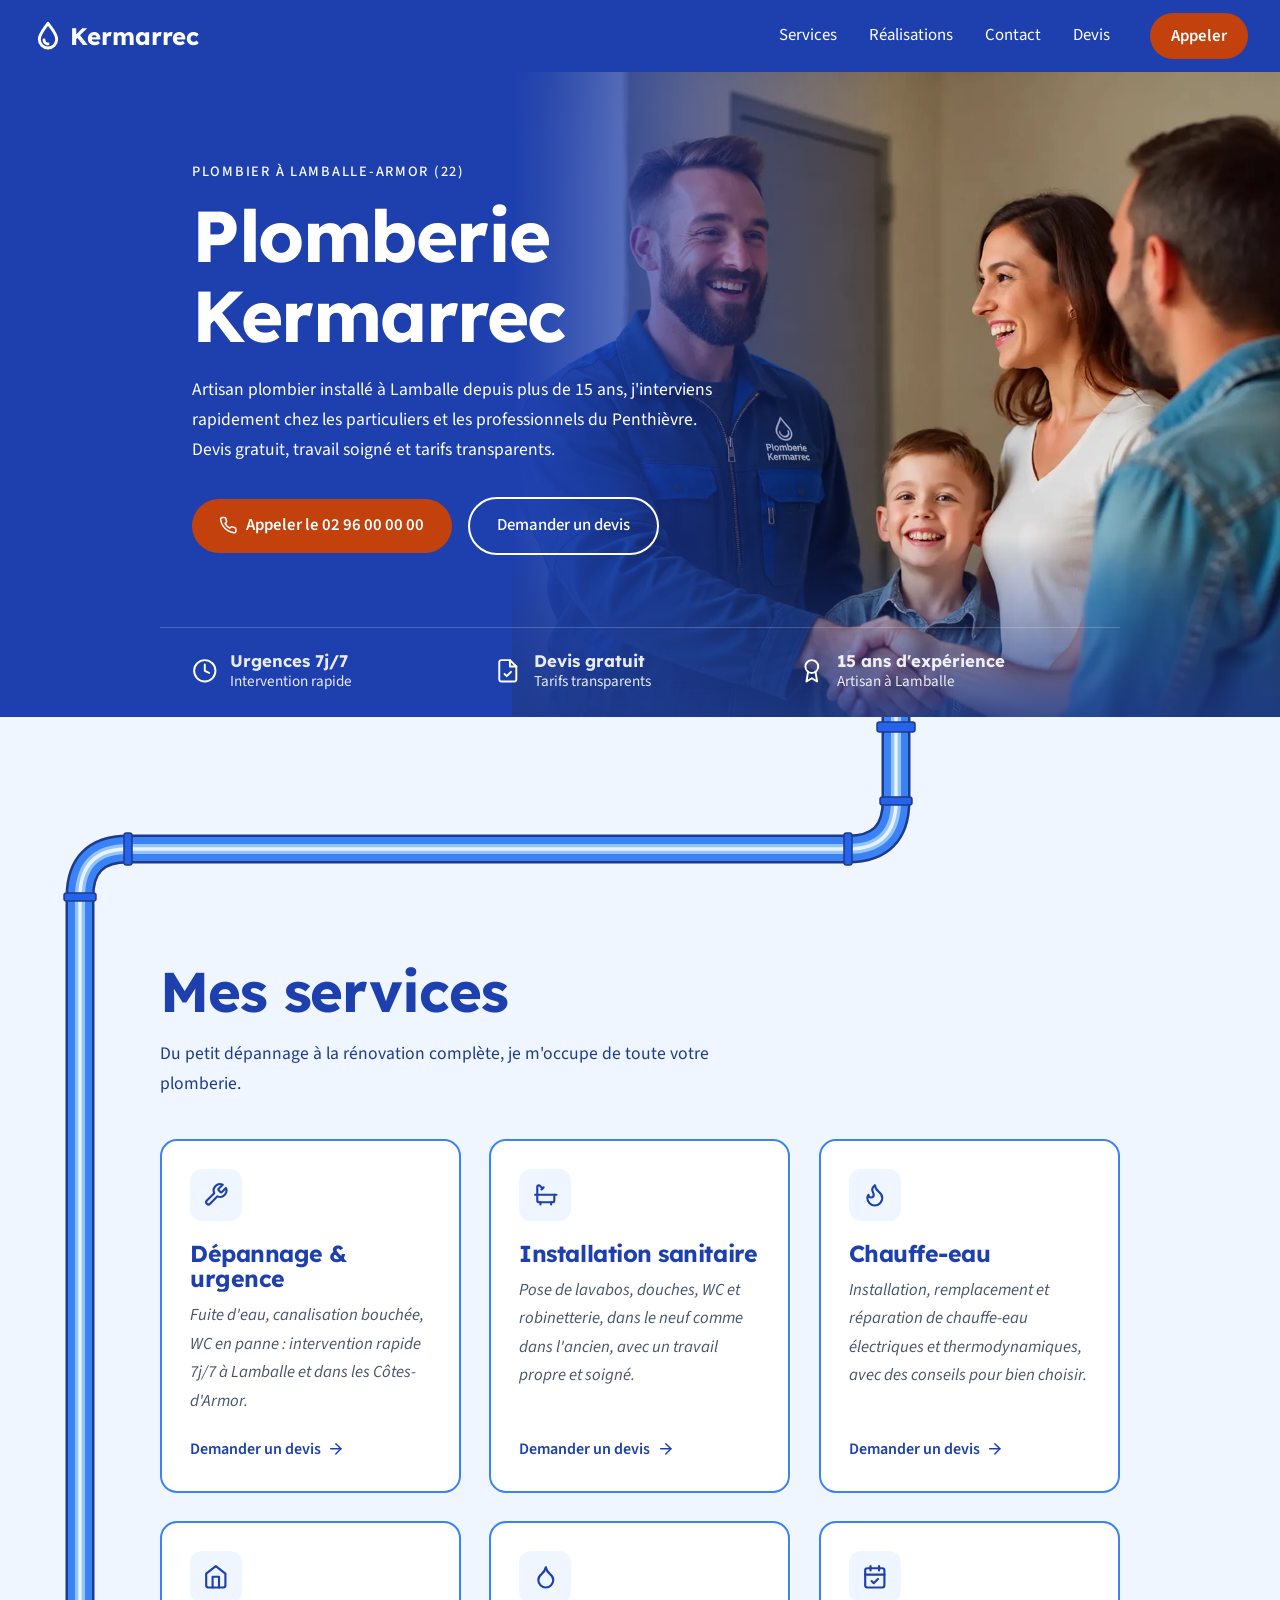
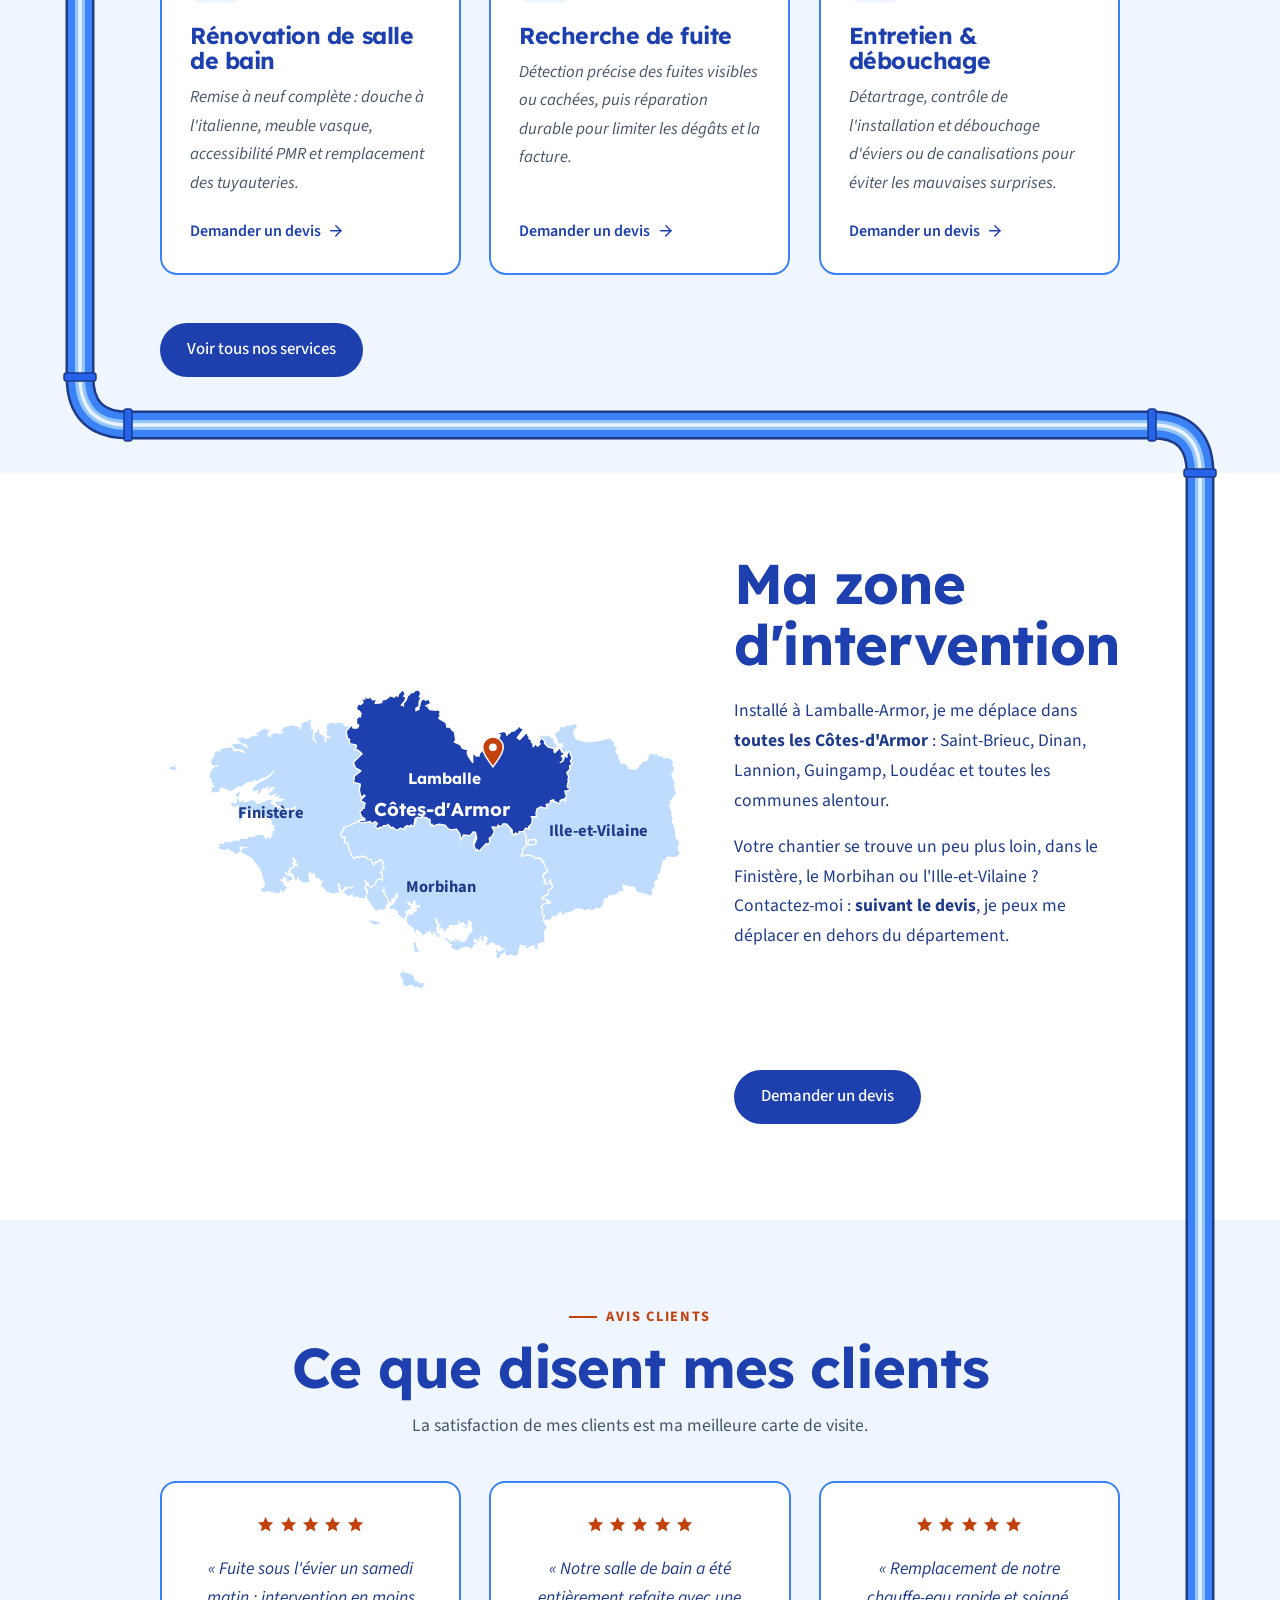
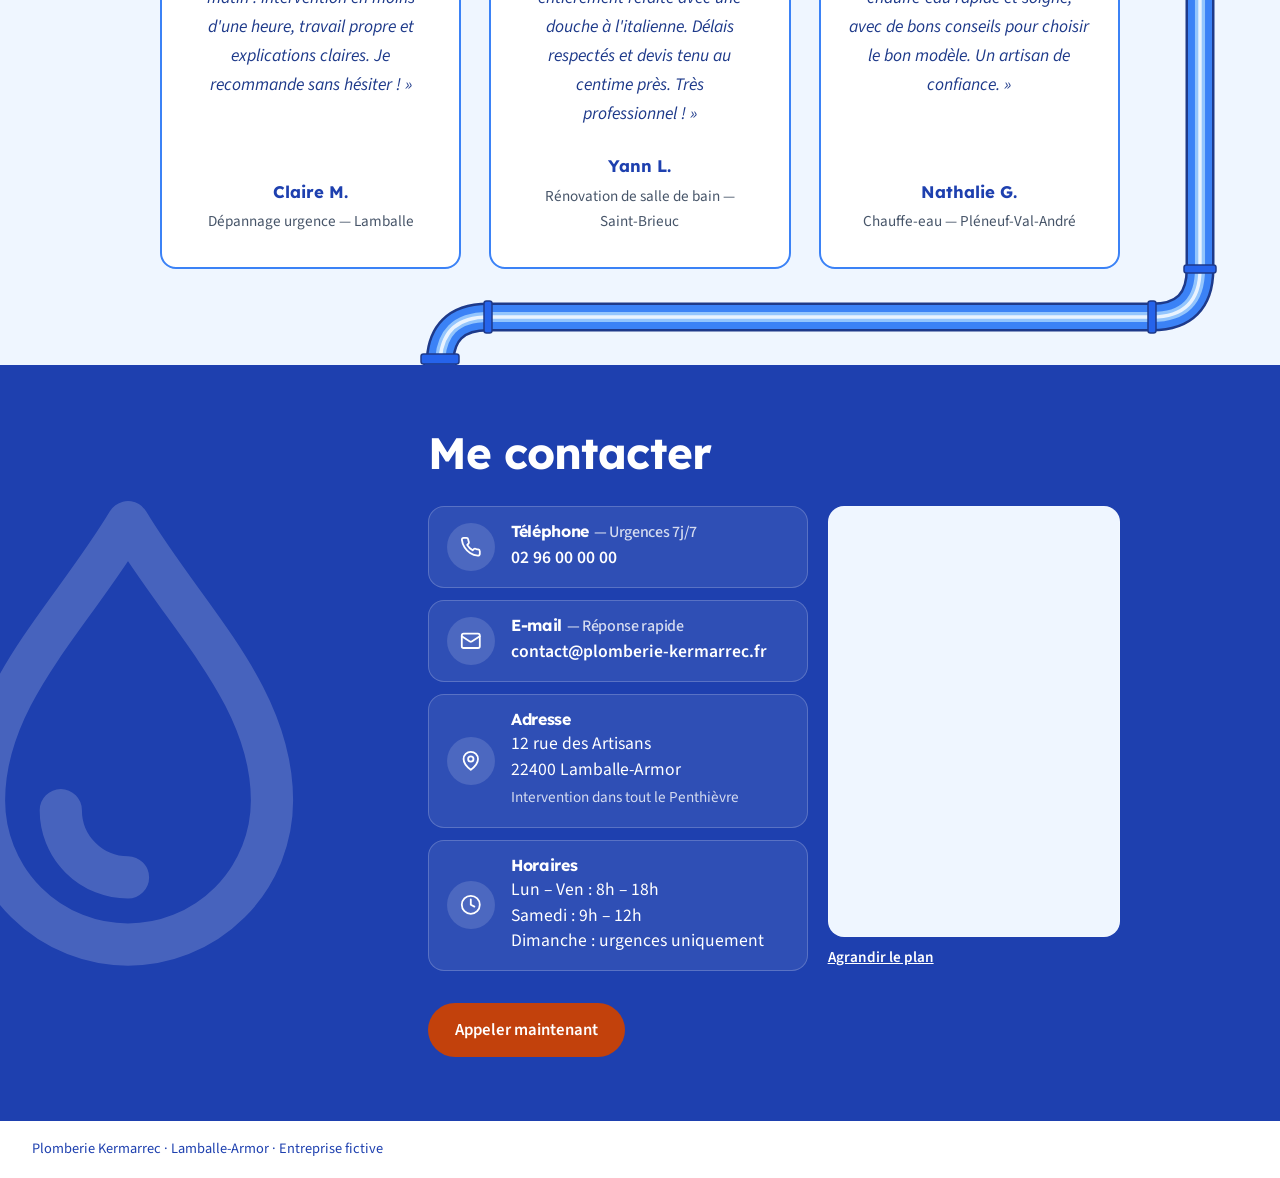
<file: index.html>
<!DOCTYPE html>
<html lang="fr">
<head>
  <meta charset="UTF-8">
  <meta name="viewport" content="width=device-width, initial-scale=1.0">
  <title>Plomberie Kermarrec – Plombier à Lamballe</title>
  <meta name="description" content="Plomberie Kermarrec, votre plombier à Lamballe : dépannage, installation sanitaire et chauffe-eau.">
  <link rel="preconnect" href="https://fonts.googleapis.com">
  <link rel="preconnect" href="https://fonts.gstatic.com" crossorigin>
  <link rel="stylesheet" href="https://fonts.googleapis.com/css2?family=Lexend:wght@500;600;700&family=Source+Sans+3:ital,wght@0,400;0,500;0,600;0,700;1,400&display=swap">
  <link rel="stylesheet" href="style.css">
  <script src="menu.js" defer></script>
  <script src="script.js" defer></script>
</head>
<body>
  <header class="topbar">
    <a class="brand" href="#top" aria-label="Plomberie Kermarrec, retour en haut">
      <svg class="brand__icon" viewBox="0 0 24 24" aria-hidden="true">
        <path d="M12 2.5C9 7 5.5 10.5 5.5 14.5a6.5 6.5 0 0 0 13 0C18.5 10.5 15 7 12 2.5Z"/>
        <path d="M9 15a3 3 0 0 0 3 3"/>
      </svg>
      Kermarrec
    </a>
    <nav class="topbar__nav" id="menu-principal" aria-label="Navigation principale">
      <a href="services.html">Services</a>
      <a href="realisations.html">Réalisations</a>
      <a href="#contact">Contact</a>
      <a href="devis.html">Devis</a>
    </nav>
    <a class="pill pill--cta topbar__cta" href="tel:+33296000000">Appeler</a>
    <button type="button" class="menu-toggle" aria-expanded="false" aria-controls="menu-principal" aria-label="Ouvrir le menu">
      <svg class="menu-toggle__open" viewBox="0 0 24 24" aria-hidden="true"><path d="M4 7h16M4 12h16M4 17h16"/></svg>
      <svg class="menu-toggle__close" viewBox="0 0 24 24" aria-hidden="true"><path d="M18 6 6 18M6 6l12 12"/></svg>
    </button>
  </header>

  <section class="hero" id="top">
    <figure class="hero__photo">
      <picture>
        <source srcset="images/plombier-clients.webp" type="image/webp">
        <img src="images/plombier-clients.jpg" width="1529" height="1029"
             alt="Le plombier de Plomberie Kermarrec serre la main d'un client, entouré de sa famille souriante">
      </picture>
    </figure>
    <div class="hero__inner">
      <div class="hero__content">
        <p class="hero__tag">Plombier à Lamballe-Armor (22)</p>
        <h1>Plomberie Kermarrec</h1>
        <p class="hero__intro">
          Artisan plombier installé à Lamballe depuis plus de 15 ans, j'interviens
          rapidement chez les particuliers et les professionnels du Penthièvre.
          Devis gratuit, travail soigné et tarifs transparents.
        </p>
        <div class="hero__actions">
          <a class="pill pill--cta pill--icon" href="tel:+33296000000"><svg viewBox="0 0 24 24" aria-hidden="true"><path d="M22 16.9v3a2 2 0 0 1-2.2 2 19.8 19.8 0 0 1-8.6-3.1 19.5 19.5 0 0 1-6-6A19.8 19.8 0 0 1 2.1 4.2 2 2 0 0 1 4.1 2h3a2 2 0 0 1 2 1.7c.1 1 .4 1.9.7 2.8a2 2 0 0 1-.5 2.1L8 9.9a16 16 0 0 0 6 6l1.3-1.3a2 2 0 0 1 2.1-.4c.9.3 1.8.6 2.8.7a2 2 0 0 1 1.7 2Z"/></svg>Appeler le 02 96 00 00 00</a>
          <a class="pill pill--ghost" href="devis.html">Demander un devis</a>
        </div>
      </div>
    </div>
    <ul class="hero__trust">
      <li><svg viewBox="0 0 24 24" aria-hidden="true"><circle cx="12" cy="12" r="10"/><path d="M12 6v6l4 2"/></svg><span><strong>Urgences 7j/7</strong> Intervention rapide</span></li>
      <li><svg viewBox="0 0 24 24" aria-hidden="true"><path d="M14 2H6a2 2 0 0 0-2 2v16a2 2 0 0 0 2 2h12a2 2 0 0 0 2-2V8z"/><path d="M14 2v6h6"/><path d="m9 15 2 2 4-4"/></svg><span><strong>Devis gratuit</strong> Tarifs transparents</span></li>
      <li><svg viewBox="0 0 24 24" aria-hidden="true"><circle cx="12" cy="8" r="6"/><path d="M15.48 12.89 17 22l-5-3-5 3 1.52-9.11"/></svg><span><strong>15 ans d'expérience</strong> Artisan à Lamballe</span></li>
    </ul>
  </section>

  <main>
    <section class="services" id="services">
      <svg class="pipe" viewBox="0 0 960 220" aria-hidden="true">
        <path d="M800 0 V120 Q800 170 750 170 H190 Q140 170 140 220"/>
      </svg>
      <div class="services__inner">
        <h2>Mes services</h2>
        <p class="services__intro">
          Du petit dépannage à la rénovation complète, je m'occupe de toute votre plomberie.
        </p>
        <ul class="services__list">
          <li class="card">
            <span class="card__icon"><svg viewBox="0 0 24 24" aria-hidden="true"><path d="M14.7 6.3a1 1 0 0 0 0 1.4l1.6 1.6a1 1 0 0 0 1.4 0l3.77-3.77a6 6 0 0 1-7.94 7.94l-6.91 6.91a2.12 2.12 0 0 1-3-3l6.91-6.91a6 6 0 0 1 7.94-7.94l-3.76 3.76z"/></svg></span>
            <h3>Dépannage &amp; urgence</h3>
            <p>Fuite d'eau, canalisation bouchée, WC en panne : intervention rapide 7j/7 à Lamballe et dans les Côtes-d'Armor.</p>
            <a class="card__link" href="devis.html" aria-label="Demander un devis pour : Dépannage &amp; urgence">Demander un devis <svg viewBox="0 0 24 24" aria-hidden="true"><path d="M5 12h14"/><path d="m12 5 7 7-7 7"/></svg></a>
          </li>
          <li class="card">
            <span class="card__icon"><svg viewBox="0 0 24 24" aria-hidden="true"><path d="M9 6 6.5 3.5a1.5 1.5 0 0 0-1-.5C4.68 3 4 3.68 4 4.5V17a2 2 0 0 0 2 2h12a2 2 0 0 0 2-2v-5"/><path d="M10 5 8 7"/><path d="M2 12h20"/><path d="M7 19v2"/><path d="M17 19v2"/></svg></span>
            <h3>Installation sanitaire</h3>
            <p>Pose de lavabos, douches, WC et robinetterie, dans le neuf comme dans l'ancien, avec un travail propre et soigné.</p>
            <a class="card__link" href="devis.html" aria-label="Demander un devis pour : Installation sanitaire">Demander un devis <svg viewBox="0 0 24 24" aria-hidden="true"><path d="M5 12h14"/><path d="m12 5 7 7-7 7"/></svg></a>
          </li>
          <li class="card">
            <span class="card__icon"><svg viewBox="0 0 24 24" aria-hidden="true"><path d="M8.5 14.5A2.5 2.5 0 0 0 11 12c0-1.38-.5-2-1-3-1.07-2.14-.22-4.05 2-6 .5 2.5 2 4.9 4 6.5 2 1.6 3 3.5 3 5.5a7 7 0 1 1-14 0c0-1.15.43-2.29 1-3a2.5 2.5 0 0 0 2.5 2.5z"/></svg></span>
            <h3>Chauffe-eau</h3>
            <p>Installation, remplacement et réparation de chauffe-eau électriques et thermodynamiques, avec des conseils pour bien choisir.</p>
            <a class="card__link" href="devis.html" aria-label="Demander un devis pour : Chauffe-eau">Demander un devis <svg viewBox="0 0 24 24" aria-hidden="true"><path d="M5 12h14"/><path d="m12 5 7 7-7 7"/></svg></a>
          </li>
          <li class="card">
            <span class="card__icon"><svg viewBox="0 0 24 24" aria-hidden="true"><path d="m3 9 9-7 9 7v11a2 2 0 0 1-2 2H5a2 2 0 0 1-2-2z"/><path d="M9 22V12h6v10"/></svg></span>
            <h3>Rénovation de salle de bain</h3>
            <p>Remise à neuf complète : douche à l'italienne, meuble vasque, accessibilité PMR et remplacement des tuyauteries.</p>
            <a class="card__link" href="devis.html" aria-label="Demander un devis pour : Rénovation de salle de bain">Demander un devis <svg viewBox="0 0 24 24" aria-hidden="true"><path d="M5 12h14"/><path d="m12 5 7 7-7 7"/></svg></a>
          </li>
          <li class="card">
            <span class="card__icon"><svg viewBox="0 0 24 24" aria-hidden="true"><path d="M12 22a7 7 0 0 0 7-7c0-2-1-3.9-3-5.5s-3.5-4-4-6.5c-.5 2.5-2 4.9-4 6.5C6 11.1 5 13 5 15a7 7 0 0 0 7 7z"/></svg></span>
            <h3>Recherche de fuite</h3>
            <p>Détection précise des fuites visibles ou cachées, puis réparation durable pour limiter les dégâts et la facture.</p>
            <a class="card__link" href="devis.html" aria-label="Demander un devis pour : Recherche de fuite">Demander un devis <svg viewBox="0 0 24 24" aria-hidden="true"><path d="M5 12h14"/><path d="m12 5 7 7-7 7"/></svg></a>
          </li>
          <li class="card">
            <span class="card__icon"><svg viewBox="0 0 24 24" aria-hidden="true"><rect x="3" y="4" width="18" height="18" rx="2"/><path d="M8 2v4"/><path d="M16 2v4"/><path d="M3 10h18"/><path d="m9 16 2 2 4-4"/></svg></span>
            <h3>Entretien &amp; débouchage</h3>
            <p>Détartrage, contrôle de l'installation et débouchage d'éviers ou de canalisations pour éviter les mauvaises surprises.</p>
            <a class="card__link" href="devis.html" aria-label="Demander un devis pour : Entretien &amp; débouchage">Demander un devis <svg viewBox="0 0 24 24" aria-hidden="true"><path d="M5 12h14"/><path d="m12 5 7 7-7 7"/></svg></a>
          </li>
        </ul>
        <a class="pill pill--blue" href="services.html">Voir tous nos services</a>
      </div>
    </section>

    <section class="zone" id="zone">
      <div class="zone__inner">
        <div class="zone__text">
          <h2>Ma zone d'intervention</h2>
          <p>
            Installé à Lamballe-Armor, je me déplace dans <strong>toutes les Côtes-d'Armor</strong> :
            Saint-Brieuc, Dinan, Lannion, Guingamp, Loudéac et toutes les communes alentour.
          </p>
          <p>
            Votre chantier se trouve un peu plus loin, dans le Finistère, le Morbihan ou
            l'Ille-et-Vilaine ? Contactez-moi : <strong>suivant le devis</strong>, je peux me déplacer
            en dehors du département.
          </p>
          <ul class="zone__legend">
            <li><span class="zone__swatch zone__swatch--main" aria-hidden="true"></span>Zone principale : Côtes-d'Armor</li>
            <li><span class="zone__swatch zone__swatch--quote" aria-hidden="true"></span>Sur devis : Finistère, Morbihan, Ille-et-Vilaine</li>
          </ul>
          <a class="pill pill--blue" href="devis.html">Demander un devis</a>
        </div>

        <!-- Contours : IGN ADMIN EXPRESS via france-geojson (Licence Ouverte), simplifiés -->
        <svg class="zone__map" viewBox="0 0 1020 609" role="img" aria-labelledby="zone-map-title">
          <title id="zone-map-title">Carte de la Bretagne : les Côtes-d'Armor, zone d'intervention principale, sont mises en avant ; Lamballe est indiquée.</title>
          <path class="zone__dep zone__dep--29" d="M369.1,97.7L367.5,100.7L370.3,113.0L374.1,115.4L373.6,120.6L376.4,123.6L386.2,125.4L387.3,128.5L383.8,134.7L387.9,136.2L390.4,134.3L397.7,142.0L382.3,157.0L381.6,163.7L383.4,163.2L385.1,168.5L395.4,174.4L383.3,183.9L381.6,196.0L394.5,199.4L392.4,210.7L395.3,222.6L397.8,223.8L401.5,219.6L403.2,221.2L394.4,230.3L403.2,235.0L401.2,245.0L399.0,244.1L397.4,248.6L394.1,249.1L393.7,254.0L398.1,262.0L402.6,263.6L403.0,268.2L391.5,268.0L370.9,280.1L355.4,285.3L357.1,287.7L350.8,296.1L351.2,301.9L360.4,303.0L358.1,305.5L359.5,312.0L357.1,312.7L365.6,315.9L366.2,323.4L373.7,342.3L378.6,343.6L384.2,340.5L387.3,342.6L393.5,339.1L396.5,341.9L400.2,341.1L402.9,345.6L409.7,346.1L412.2,354.4L415.6,356.7L417.1,351.7L421.1,352.0L428.3,346.0L433.6,352.1L431.5,357.6L435.1,363.7L433.6,366.8L429.8,367.5L430.5,371.1L427.3,371.3L430.6,372.5L432.2,386.5L425.9,384.5L420.2,386.6L418.0,396.3L413.7,396.7L411.4,400.7L404.8,398.0L403.0,391.8L397.5,389.0L397.5,386.8L401.0,393.6L397.5,401.8L402.5,410.0L398.3,423.1L383.0,421.0L382.5,418.0L379.2,420.7L372.3,418.8L372.8,413.7L370.8,417.1L363.8,418.0L353.7,408.4L357.3,404.8L359.0,406.6L359.9,402.7L366.1,400.7L371.4,402.0L373.5,399.3L370.9,401.6L365.8,400.3L361.5,402.3L360.3,398.3L358.1,404.2L351.3,408.3L346.6,392.5L345.2,396.6L348.1,400.0L346.6,404.3L349.2,406.2L349.0,410.5L334.8,414.2L325.6,410.4L321.4,413.4L321.7,408.1L310.1,396.6L315.4,388.1L308.5,391.3L306.0,389.1L310.5,386.9L307.4,383.5L303.3,383.9L298.6,376.7L299.2,373.2L297.6,375.4L293.0,375.2L292.0,369.8L291.1,375.2L288.3,374.8L291.2,377.2L288.9,379.5L292.0,390.1L276.8,393.4L272.7,389.2L265.1,387.1L275.1,390.8L268.6,386.1L267.3,381.8L267.5,385.7L262.4,386.9L258.0,381.8L259.5,379.0L256.1,376.4L257.8,375.8L252.4,373.4L251.4,369.9L252.8,363.9L258.3,362.2L259.9,358.0L267.6,359.7L263.5,358.3L266.2,354.6L259.9,357.8L263.4,348.9L258.1,343.0L258.1,345.9L262.0,347.7L256.8,354.0L259.2,354.3L259.6,360.0L252.3,363.7L249.9,369.4L251.2,374.2L246.3,374.9L243.7,370.7L245.0,375.2L250.5,377.2L252.4,374.7L254.8,376.9L259.0,387.1L252.3,388.0L245.3,395.2L246.4,390.6L243.1,380.9L239.0,381.9L238.5,388.3L234.2,385.6L240.5,390.9L242.0,396.5L247.9,398.1L242.1,409.5L236.1,409.5L233.9,405.2L235.5,410.9L233.3,412.5L219.3,412.8L220.5,409.3L217.2,412.5L212.1,409.2L195.7,410.3L194.2,402.3L201.1,399.1L202.6,395.0L193.5,365.7L177.1,343.9L156.3,332.7L157.7,324.3L168.1,323.0L155.6,323.1L156.6,330.8L149.5,337.0L142.9,334.6L141.7,331.6L135.5,330.5L133.0,326.3L128.8,329.0L117.4,327.5L106.9,322.2L114.8,321.0L113.3,313.6L123.6,315.1L125.2,310.6L135.7,312.1L139.7,309.4L143.1,310.2L145.5,307.1L152.7,309.3L156.4,304.3L167.8,305.7L173.5,300.9L181.5,301.6L185.6,298.2L198.6,297.3L203.8,300.5L205.6,306.3L207.0,300.8L212.7,304.5L217.0,299.6L217.3,291.1L221.2,288.5L220.3,281.0L214.8,279.5L215.9,273.2L209.8,263.0L197.0,262.5L194.8,257.6L183.3,253.7L180.0,255.5L181.6,253.5L174.0,250.1L164.8,253.3L166.4,257.3L162.5,260.4L160.9,267.2L155.5,271.4L155.0,275.9L151.3,275.3L152.6,261.3L150.4,253.4L147.9,252.9L154.3,249.7L154.7,246.5L151.1,242.9L145.2,246.0L137.9,241.9L135.3,245.0L137.3,238.1L133.9,235.0L138.2,235.3L140.6,232.8L143.9,237.1L148.3,234.6L148.2,226.6L145.2,221.0L151.8,214.2L157.4,213.0L153.6,224.6L150.8,226.0L156.6,233.9L165.4,224.0L160.9,229.8L164.6,235.0L174.7,230.1L184.8,230.6L187.1,236.8L193.0,237.1L212.0,229.0L220.4,229.5L222.1,233.7L218.0,232.1L216.4,237.4L224.5,241.3L221.9,243.6L224.7,242.8L227.3,246.3L233.7,243.2L235.9,249.1L235.2,247.4L247.4,248.1L253.6,251.2L258.9,248.2L258.1,257.7L263.0,244.2L253.8,249.3L236.9,246.6L233.9,242.2L228.1,244.6L226.2,240.7L218.7,236.1L229.7,231.1L231.7,232.6L241.0,229.8L228.6,228.2L228.0,225.3L231.5,223.1L227.0,224.8L226.5,228.4L224.4,224.6L218.1,223.5L226.1,218.3L215.4,223.9L211.4,221.8L205.7,223.3L209.3,219.8L208.2,218.3L213.1,216.9L209.4,215.4L217.6,212.7L219.1,211.8L215.5,209.8L222.3,206.9L213.2,207.9L213.8,211.8L206.4,214.0L209.2,205.5L202.5,212.7L200.2,211.7L202.4,208.2L197.6,211.8L194.8,218.8L185.8,219.3L190.2,212.7L175.6,218.2L179.9,213.1L178.5,210.1L180.5,206.3L187.7,198.8L211.2,185.5L221.0,175.4L210.3,184.6L202.3,189.2L199.0,188.2L189.1,195.5L182.0,192.7L180.4,198.1L176.5,198.4L176.2,196.3L169.1,198.1L157.2,207.1L152.5,205.5L138.9,214.3L134.2,214.4L121.5,207.9L116.7,209.8L117.3,214.0L114.0,216.9L98.9,217.1L99.7,210.8L97.2,206.8L105.6,204.2L95.8,205.8L96.0,203.9L99.9,204.5L102.0,199.7L98.4,195.5L98.9,189.8L93.6,186.4L101.1,167.5L103.1,168.6L104.5,166.0L112.0,164.3L102.4,166.2L98.4,159.5L97.9,153.7L100.6,151.4L98.0,149.5L102.7,147.8L102.6,142.9L105.1,145.3L103.9,139.5L111.2,133.9L115.8,136.8L115.7,130.0L121.5,131.1L123.9,128.5L129.7,129.3L134.2,126.8L141.8,129.5L143.3,135.7L151.4,133.7L163.9,138.8L158.9,134.3L144.3,132.8L142.7,128.5L138.0,127.0L141.4,116.2L144.5,118.4L142.1,121.6L154.7,119.8L170.5,129.0L165.4,122.8L160.5,123.2L150.6,117.7L152.2,115.1L148.7,115.9L149.4,109.9L155.1,110.3L154.6,105.9L157.9,108.6L161.9,106.7L164.9,111.5L173.7,109.7L179.6,104.1L181.2,106.3L181.4,104.0L189.8,106.1L180.6,99.3L190.0,99.0L201.6,91.4L206.5,91.1L206.7,94.5L210.7,92.8L215.2,96.7L209.3,102.3L211.7,103.3L209.8,105.4L214.5,107.3L213.5,104.5L219.9,101.2L232.1,98.9L229.8,101.2L238.9,100.2L232.6,98.1L239.6,89.1L255.1,84.0L263.5,86.8L266.8,85.4L272.6,93.4L270.4,88.9L274.9,87.3L272.7,87.4L272.7,82.6L276.8,81.4L278.1,77.8L282.6,78.3L284.8,73.3L286.2,78.6L289.1,73.1L294.9,74.9L292.3,83.2L294.9,85.9L293.4,92.2L298.6,92.8L297.0,113.0L298.9,112.7L302.2,119.6L298.4,110.7L298.3,100.9L303.4,98.1L305.4,91.7L312.9,93.4L309.2,97.1L311.3,102.3L320.2,107.3L320.8,115.8L318.5,117.7L322.5,116.7L320.5,113.9L323.8,109.4L330.9,108.8L323.9,108.6L319.3,93.6L321.5,92.4L323.7,97.3L321.8,86.7L327.5,78.5L329.9,82.4L329.9,76.2L338.2,82.3L343.2,79.5L351.0,79.6L355.1,81.1L358.9,86.5L364.0,87.7L373.0,84.3L370.2,89.2L373.9,92.5L369.1,97.7ZM19.1,178.6L15.6,177.6L21.7,173.5L20.1,171.3L10.0,172.9L18.0,168.0L18.1,165.7L24.3,165.1L27.9,162.0L31.8,164.1L29.8,167.5L35.5,169.7L28.8,174.1L24.7,173.3L19.1,178.6Z"/>
          <path class="zone__dep zone__dep--56" d="M426.7,474.9L422.5,471.8L416.8,474.9L404.9,466.6L404.7,463.5L407.6,462.8L424.7,466.6L428.3,470.5L426.7,474.9ZM471.8,582.5L465.0,572.1L465.3,565.1L469.0,565.3L467.5,563.8L469.6,559.3L471.9,562.3L475.6,562.2L475.7,565.5L480.3,564.9L487.3,568.8L490.8,567.6L495.3,580.6L498.9,580.6L504.5,585.5L510.8,584.7L515.4,588.1L506.6,598.9L499.6,594.6L495.1,596.2L488.3,590.5L476.0,593.9L468.7,586.2L471.8,582.5ZM392.0,269.5L398.9,272.4L412.8,269.4L415.0,272.5L419.1,272.6L422.7,270.1L426.8,273.6L422.6,278.0L423.1,280.5L427.7,284.1L431.4,280.0L433.5,281.9L437.9,277.5L444.1,277.2L445.5,274.9L450.5,278.6L451.2,282.9L454.4,280.3L462.9,286.1L470.5,281.9L477.2,285.2L476.9,280.9L482.5,277.2L486.4,279.3L490.6,276.0L491.3,279.4L495.1,277.5L497.4,264.2L502.5,261.4L507.0,263.5L510.0,260.4L519.9,262.9L522.0,265.9L525.3,265.1L526.1,274.5L530.0,275.0L529.0,278.6L543.5,274.7L555.2,277.2L557.5,281.5L564.6,285.6L575.6,283.9L581.8,293.1L583.9,305.6L588.3,295.1L600.7,296.2L607.4,289.1L611.1,289.6L613.7,301.4L608.2,314.2L612.4,325.1L615.0,321.7L614.9,324.1L619.1,324.7L631.4,311.2L634.4,312.5L638.6,309.0L637.0,301.4L642.2,297.5L646.8,288.9L641.7,280.2L653.1,280.6L653.1,276.6L657.0,278.9L661.5,277.5L662.4,274.2L672.8,276.1L674.6,281.1L680.6,286.1L680.3,290.9L684.7,296.6L686.7,291.0L689.8,293.7L693.5,292.2L694.8,287.8L702.5,288.7L709.5,297.2L711.2,306.0L709.3,314.1L714.6,314.0L714.2,309.4L718.1,307.6L729.8,308.3L730.0,313.9L725.6,317.9L712.7,317.8L708.0,321.9L703.6,327.4L704.6,333.4L701.2,336.6L701.7,340.1L713.4,337.1L725.0,340.3L728.3,344.4L736.4,342.8L738.2,344.6L752.3,366.3L750.4,372.0L745.6,372.5L746.9,374.7L743.2,376.9L743.6,381.5L748.2,387.2L744.8,391.9L749.2,393.8L754.7,390.7L758.1,384.6L758.9,394.9L762.6,397.4L760.0,402.9L754.3,405.4L753.4,413.6L740.3,421.0L740.8,423.8L750.8,423.1L750.9,427.8L756.3,427.3L757.3,430.7L745.0,432.5L739.5,437.8L742.6,442.5L741.6,452.2L746.2,454.5L743.8,464.9L748.0,465.0L746.4,469.5L751.0,475.7L750.5,480.7L746.2,485.5L747.5,506.2L733.5,510.5L734.0,519.8L731.5,522.4L724.8,519.7L726.6,514.0L719.1,515.5L712.1,520.8L707.0,517.9L709.6,514.3L703.3,515.0L699.5,512.7L694.5,532.6L685.9,535.0L682.1,531.5L674.4,534.5L670.2,532.6L668.8,526.8L661.4,532.3L660.2,537.3L654.9,539.8L650.0,533.7L653.0,529.0L649.9,521.1L654.7,520.2L658.0,524.8L662.9,520.4L669.4,520.2L664.4,519.9L658.3,514.2L649.5,513.2L648.9,510.1L641.8,508.3L637.3,513.9L627.1,512.1L618.2,516.8L620.1,513.4L623.0,515.2L623.8,508.6L631.7,510.5L628.8,507.8L634.3,506.1L630.3,505.4L635.8,499.7L633.4,498.2L631.3,500.3L632.1,497.1L629.1,495.4L630.0,502.8L626.9,502.9L628.0,504.9L624.8,507.2L621.3,499.7L623.3,494.0L621.3,501.2L618.8,500.5L621.9,505.0L619.6,507.4L610.3,500.9L609.6,506.4L612.4,505.2L613.2,508.0L620.8,509.3L618.8,512.4L619.1,509.7L616.2,512.7L610.3,511.7L606.2,519.7L607.7,521.5L595.7,516.2L582.4,520.0L578.9,524.2L573.7,523.3L565.2,518.9L564.1,512.0L565.9,511.5L563.4,511.7L556.4,504.8L552.3,506.0L554.7,501.9L550.8,503.5L548.4,501.2L551.1,500.5L549.4,498.3L551.3,495.6L553.8,495.5L554.5,498.5L558.4,495.3L558.6,498.7L560.6,497.8L559.4,501.3L563.2,500.1L562.3,503.3L564.5,505.1L566.4,504.1L565.1,501.6L568.0,502.6L570.8,500.3L571.7,505.3L571.5,498.0L575.8,498.2L577.4,504.9L577.5,501.3L580.4,499.4L582.9,501.0L582.4,504.3L586.0,504.3L585.4,502.8L585.3,505.5L593.3,503.7L598.3,489.7L597.2,486.7L599.0,490.9L600.2,486.7L602.0,485.8L602.7,488.0L604.0,484.5L605.6,480.2L602.8,473.3L604.9,470.8L601.0,470.5L603.7,468.1L601.7,468.8L598.6,464.6L600.0,469.5L597.8,470.8L601.0,474.0L598.5,472.8L597.5,475.0L601.3,475.5L602.7,478.6L597.4,477.0L598.6,481.6L601.0,481.3L596.5,485.8L596.5,481.1L592.6,480.3L593.9,482.7L582.7,475.4L583.4,473.1L593.5,477.5L591.5,472.3L589.4,474.2L588.3,468.5L582.7,472.1L578.8,465.9L581.5,474.6L574.5,474.1L569.1,477.6L569.5,474.8L562.2,474.2L561.1,476.0L563.7,477.3L560.8,479.6L563.2,481.7L561.8,483.4L555.6,481.3L555.5,491.6L554.2,487.8L550.9,487.9L551.2,485.3L548.8,488.6L547.0,487.3L548.7,481.2L546.6,485.1L545.1,480.1L544.2,487.4L540.8,478.6L541.2,474.4L544.3,472.7L538.9,472.2L539.1,468.2L536.5,467.9L537.6,465.6L534.2,460.7L540.2,477.8L535.6,479.4L540.0,483.2L536.2,486.4L541.6,489.7L546.7,497.9L540.6,498.1L539.2,495.2L537.9,499.1L534.7,497.1L535.7,492.4L530.9,489.3L530.3,485.6L531.6,494.2L530.2,492.4L527.8,494.5L523.0,485.1L524.3,494.1L518.1,486.8L515.7,493.3L512.9,492.2L505.8,495.4L503.1,491.2L506.6,491.6L506.5,489.8L498.1,482.8L497.5,491.3L500.9,491.1L496.6,501.4L497.5,510.5L500.4,519.8L509.3,529.3L500.4,526.2L496.7,527.6L493.6,524.5L490.2,507.8L493.8,507.1L496.3,501.8L495.0,489.6L490.5,479.7L481.0,473.5L477.8,467.0L478.2,456.9L483.9,451.3L489.6,453.1L490.4,449.6L496.8,445.3L491.5,446.0L491.3,448.2L488.0,447.0L492.9,444.6L492.8,439.9L497.0,444.5L498.5,436.5L503.9,439.3L502.4,435.7L491.9,439.0L494.1,434.3L496.3,434.5L492.3,433.8L496.2,428.7L493.0,430.4L493.2,426.9L490.1,435.4L483.7,432.0L483.8,429.1L480.2,429.6L482.4,429.2L482.3,434.2L485.6,432.6L487.8,435.7L486.3,439.2L488.7,444.2L486.5,446.3L486.6,443.6L481.7,444.6L480.6,446.9L483.1,448.9L481.1,450.4L476.5,447.4L477.6,451.4L480.6,451.8L475.9,458.5L476.9,465.9L456.1,449.7L445.4,447.6L442.2,450.9L443.5,445.8L445.7,447.3L450.1,445.1L459.6,450.9L461.6,449.4L458.1,444.8L452.3,444.9L453.5,442.5L443.5,444.8L440.3,442.1L443.3,442.9L445.8,440.1L443.6,437.1L445.5,436.2L444.6,433.3L448.3,435.2L447.8,433.0L450.7,433.2L454.8,428.4L457.0,420.0L459.4,421.2L460.5,417.6L458.4,412.8L461.6,411.6L457.2,414.5L459.4,419.4L456.2,418.8L451.8,425.5L449.8,421.9L450.6,428.3L445.5,430.8L433.9,407.8L434.7,399.3L434.8,405.0L432.1,406.3L443.5,426.5L443.8,430.1L441.5,429.5L443.6,430.6L442.6,434.1L439.6,434.3L439.9,440.1L435.0,445.3L425.2,444.2L420.8,447.4L417.2,446.5L400.7,422.1L400.7,413.4L403.3,408.4L397.8,399.0L403.0,391.8L402.4,395.1L410.7,401.0L413.7,396.7L418.0,396.3L420.2,386.6L425.9,384.5L432.2,386.5L430.6,372.5L427.3,371.3L430.5,371.1L429.8,367.5L435.1,364.1L431.5,357.6L433.6,352.1L428.3,346.0L421.1,352.0L417.1,351.7L415.6,356.7L412.2,354.4L409.7,346.1L402.9,345.6L400.2,341.1L396.5,341.9L393.5,339.1L387.3,342.6L384.2,340.5L378.6,343.6L373.7,342.3L366.2,323.4L365.6,315.9L357.1,312.7L359.5,312.0L358.1,305.5L360.4,303.0L351.2,301.9L350.8,296.1L357.1,287.7L355.4,285.3L392.0,269.5Z"/>
          <path class="zone__dep zone__dep--35" d="M741.4,117.5L734.8,106.5L741.8,106.2L744.2,103.3L748.3,106.9L752.7,104.3L759.9,105.4L758.0,109.2L764.1,110.5L764.1,116.5L772.8,127.2L768.2,129.8L769.7,131.4L760.6,140.4L758.4,135.9L760.5,132.1L748.3,129.7L741.1,122.3L741.4,117.5ZM784.0,141.4L778.8,142.2L780.3,135.1L776.8,134.8L777.8,130.8L774.5,124.8L782.4,127.7L779.7,124.8L780.7,122.0L771.8,122.5L772.1,117.8L768.5,119.8L771.1,113.6L767.7,114.1L768.1,109.3L764.0,106.8L766.5,104.7L764.4,100.9L774.1,95.7L775.7,91.7L774.2,88.6L786.4,88.7L781.2,86.3L786.4,84.9L786.6,82.0L787.7,85.0L794.5,86.5L798.0,83.2L801.8,84.7L808.9,78.6L807.7,83.1L811.2,90.0L804.7,94.7L802.4,102.5L808.4,112.8L827.7,118.3L852.8,115.5L875.4,109.5L876.6,114.0L883.6,119.6L882.2,126.2L885.9,126.7L888.0,131.3L884.2,137.2L888.7,141.7L895.0,159.3L904.7,160.0L910.1,169.3L921.7,171.4L928.0,167.1L931.5,158.7L934.1,160.4L934.4,156.1L940.9,155.8L946.0,152.3L947.8,143.1L952.2,139.7L961.1,142.1L963.7,140.1L967.1,145.0L972.6,144.2L978.2,149.1L985.6,147.6L997.5,153.5L995.2,154.6L996.9,160.7L994.7,162.1L998.3,167.4L998.0,173.1L993.6,179.5L994.4,186.7L1000.7,197.6L998.1,203.7L1000.4,204.9L999.3,210.2L1002.9,217.8L991.9,232.0L989.1,241.7L994.3,257.3L992.7,261.0L996.0,264.5L994.3,273.3L999.2,282.5L1001.8,304.2L1008.6,312.3L1005.3,324.8L1010.0,335.7L1001.6,342.6L983.6,341.8L983.4,347.3L976.2,349.5L971.1,374.2L966.1,377.2L968.0,385.2L959.7,390.6L961.5,398.3L955.0,406.7L956.6,410.3L954.2,418.0L925.3,409.9L919.5,399.5L915.5,400.7L905.2,397.5L897.5,396.8L900.7,406.2L899.1,408.9L891.8,409.1L885.6,415.1L871.6,416.9L869.7,421.6L862.8,422.8L859.1,437.8L854.4,442.5L846.7,441.0L838.8,446.5L831.7,443.2L826.7,446.5L813.2,442.0L805.7,442.9L800.9,447.6L786.8,450.7L780.8,456.4L777.6,448.1L768.2,458.2L761.9,456.9L758.9,464.2L751.7,464.0L747.8,470.8L746.0,468.3L748.6,467.8L748.0,465.0L743.8,464.9L746.2,454.5L741.6,452.2L742.6,442.5L739.5,437.8L745.0,432.5L757.3,430.7L756.3,427.3L750.9,427.8L750.8,423.1L740.8,423.8L740.3,421.0L753.4,413.6L754.3,405.4L760.0,402.9L762.6,397.4L758.9,394.9L758.1,384.6L754.7,390.7L749.2,393.8L744.8,391.9L748.2,387.2L743.6,381.5L743.2,376.9L746.9,374.7L745.6,372.5L750.4,372.0L752.3,366.3L747.7,361.2L744.5,351.6L736.4,342.8L728.3,344.4L725.0,340.3L713.4,337.1L701.7,340.1L701.2,336.6L704.6,333.4L703.6,327.4L708.0,321.9L712.7,317.8L725.6,317.9L730.0,313.9L730.5,309.3L727.5,306.8L718.1,307.6L714.2,309.4L714.6,314.0L709.3,314.1L711.2,306.0L709.5,297.2L701.7,287.3L705.6,282.0L714.2,284.4L711.0,280.1L717.3,273.8L718.4,262.8L716.0,260.7L726.6,260.7L725.1,255.2L726.8,246.4L733.9,242.1L745.5,245.6L744.4,243.5L748.1,240.1L744.8,239.8L744.6,237.1L751.8,236.4L752.1,230.7L758.4,228.7L759.4,231.7L768.0,235.5L770.8,235.1L770.2,231.1L773.0,228.5L777.4,227.4L779.2,231.1L781.5,230.6L779.1,226.9L782.5,222.4L779.4,212.5L788.6,211.0L787.6,206.0L785.2,206.2L784.0,203.0L786.0,194.3L788.3,193.6L785.2,191.6L786.9,185.5L783.1,177.6L789.2,171.4L788.7,164.3L793.4,162.1L790.0,155.9L793.1,150.1L789.2,141.7L790.3,139.6L787.9,137.0L784.0,141.4Z"/>
          <path class="zone__dep zone__dep--22" d="M741.4,117.5L741.1,122.3L748.3,129.7L760.5,132.1L758.4,135.9L760.6,140.4L770.4,130.5L774.0,139.0L777.7,139.4L778.1,142.9L773.1,147.0L776.2,149.6L775.6,155.2L771.0,158.5L775.8,156.0L779.9,145.9L783.9,148.5L783.3,143.1L787.5,137.2L790.3,139.6L789.2,141.7L793.1,150.1L790.0,155.9L793.4,162.1L788.7,164.3L789.2,171.4L783.1,177.6L786.9,185.5L785.2,191.6L788.3,193.6L786.0,194.3L784.0,203.0L785.2,206.2L787.6,206.0L788.6,211.0L779.4,212.5L782.5,222.4L779.1,226.9L781.5,230.6L779.2,231.1L777.4,227.4L773.0,228.5L770.2,231.1L770.8,235.1L768.0,235.5L759.4,231.7L758.4,228.7L752.1,230.7L751.8,236.4L744.6,237.1L744.8,239.8L748.1,240.1L744.4,243.5L745.5,245.6L733.9,242.1L726.8,246.4L725.1,255.2L726.6,260.7L716.0,260.7L718.4,262.8L717.3,273.8L711.0,280.1L714.2,284.4L705.6,282.0L701.7,288.4L693.5,288.7L693.0,292.7L689.8,293.7L686.7,291.0L684.7,296.6L680.3,290.9L680.6,286.1L669.9,274.2L662.4,274.2L661.5,277.5L657.0,278.9L653.1,276.6L653.1,280.6L642.3,279.7L646.8,288.9L642.2,297.5L637.0,301.4L638.6,309.0L634.4,312.5L631.4,311.2L619.1,324.7L614.9,324.1L615.0,321.7L612.4,325.1L608.2,314.2L613.7,301.4L611.1,289.6L607.4,289.1L600.7,296.2L588.3,295.1L583.9,305.6L581.8,293.1L575.6,283.9L564.6,285.6L557.5,281.5L555.2,277.2L543.5,274.7L529.0,278.6L530.0,275.0L526.1,274.5L525.3,265.1L522.0,265.9L519.9,262.9L510.0,260.4L507.0,263.5L502.5,261.4L497.4,264.2L495.1,277.5L491.3,279.4L490.6,276.0L486.4,279.3L482.5,277.2L476.9,280.9L477.2,285.2L470.5,281.9L462.9,286.1L454.4,280.3L451.2,282.9L450.5,278.6L445.5,274.9L444.1,277.2L437.9,277.5L433.5,281.9L431.4,280.0L427.7,284.1L422.6,278.9L426.8,273.6L421.7,269.7L419.1,272.6L415.0,272.5L412.8,269.4L401.1,272.2L393.0,270.8L391.5,268.0L395.4,266.9L403.0,268.2L402.6,263.6L398.1,262.0L393.7,254.0L394.1,249.1L397.4,248.6L399.0,244.1L401.2,245.0L403.2,235.0L394.4,230.3L403.2,221.2L401.5,219.6L397.8,223.8L395.3,222.6L392.4,210.7L394.5,199.4L381.6,196.0L383.3,183.9L395.4,174.4L385.1,168.5L383.4,163.2L381.6,163.7L382.3,157.0L397.7,142.0L389.6,134.8L383.8,134.7L387.3,128.5L386.2,125.4L376.4,123.6L373.4,120.2L374.1,115.4L370.3,113.0L367.6,99.8L377.6,87.8L381.1,93.9L388.0,93.7L390.7,90.8L391.0,87.8L387.2,86.2L387.2,76.1L392.0,71.4L394.3,72.9L395.7,65.9L391.7,60.9L387.1,62.1L388.8,60.1L386.9,54.7L391.4,47.3L394.5,49.6L399.2,45.8L398.7,42.4L396.0,42.2L398.1,37.7L402.9,39.6L401.5,35.6L406.8,32.5L405.2,36.5L410.3,37.3L412.3,32.8L417.3,40.4L425.3,39.5L422.1,47.2L432.5,46.3L435.0,44.8L434.6,40.8L443.4,39.1L450.8,32.7L457.8,35.6L461.8,30.8L464.8,34.1L466.6,29.1L474.5,21.2L479.0,29.3L476.0,33.7L479.8,33.9L478.8,41.5L471.5,50.6L473.2,49.5L475.7,52.4L474.7,47.8L480.7,40.8L484.6,30.6L486.8,31.3L488.2,27.2L493.2,27.0L497.4,23.2L505.9,21.4L510.9,16.8L504.3,22.4L508.3,22.1L510.5,25.6L506.2,24.5L508.5,29.4L505.3,34.8L511.6,35.4L508.3,37.2L505.0,44.8L504.9,52.5L499.0,56.5L499.0,61.0L505.2,57.8L503.7,53.6L505.9,53.3L507.5,44.3L511.3,39.1L515.6,38.4L516.2,40.9L526.7,39.4L524.8,42.8L527.7,46.9L517.7,51.8L526.5,53.0L521.9,54.5L525.1,58.8L537.5,60.2L540.6,56.8L540.9,59.9L546.3,63.0L543.1,66.4L544.9,69.4L542.2,75.3L555.5,83.3L557.3,91.7L563.1,91.9L568.2,98.8L571.0,99.0L574.0,115.4L571.6,120.2L582.5,124.7L586.0,131.2L598.2,135.3L595.6,138.4L596.5,144.1L599.2,143.5L597.6,146.6L606.1,158.5L606.0,143.8L609.0,142.5L612.6,146.3L618.6,146.0L618.0,141.9L630.7,130.2L637.3,119.3L647.1,118.2L656.6,111.0L657.9,106.1L653.9,105.3L653.1,102.8L665.2,100.0L669.3,102.3L670.2,107.1L672.0,105.7L670.4,104.1L675.3,103.6L677.9,100.0L683.9,99.0L690.8,93.5L694.3,87.0L695.5,93.0L702.2,95.7L689.9,111.9L694.6,115.4L704.9,104.6L711.4,102.4L709.6,107.3L712.9,110.4L711.8,113.6L715.9,115.1L717.0,121.0L719.5,121.7L719.8,129.0L724.9,121.9L724.1,115.9L726.6,117.0L725.8,125.0L728.5,127.8L733.2,123.4L730.1,120.4L735.3,112.4L741.4,117.5Z"/>
          <g class="zone__labels">
            <text x="215" y="265">Finistère</text>
            <text x="545" y="410">Morbihan</text>
            <text x="850" y="300">Ille-et-Vilaine</text>
            <text class="zone__label-main" x="548" y="262">Côtes-d'Armor</text>
          </g>
          <g transform="translate(646.0 166.7)">
            <circle class="zone__pulse" r="14"/>
            <g class="zone__pin">
              <path d="M0 0C-8-12-20-24-20-38a20 20 0 0 1 40 0C20-24 8-12 0 0Z"/>
              <circle cy="-38" r="7.5"/>
              <text x="-24" y="34">Lamballe</text>
            </g>
          </g>
        </svg>
      </div>
    </section>

    <section class="reviews" id="avis">
      <!-- Avis d'exemple&nbsp;: à remplacer par de vrais avis clients avant la mise en ligne -->
      <div class="reviews__inner">
        <div class="reviews__head">
          <p class="reviews__tag">Avis clients</p>
          <h2>Ce que disent mes clients</h2>
          <p class="reviews__intro">La satisfaction de mes clients est ma meilleure carte de visite.</p>
        </div>
        <ul class="reviews__list">
          <li class="review">
            <figure>
              <p class="review__stars" role="img" aria-label="Note&nbsp;: 5 sur 5"><svg viewBox="0 0 24 24" aria-hidden="true"><path d="M12 2.5l2.9 6.1 6.6.8-4.9 4.6 1.3 6.6L12 17.3l-5.9 3.3 1.3-6.6-4.9-4.6 6.6-.8z"/></svg><svg viewBox="0 0 24 24" aria-hidden="true"><path d="M12 2.5l2.9 6.1 6.6.8-4.9 4.6 1.3 6.6L12 17.3l-5.9 3.3 1.3-6.6-4.9-4.6 6.6-.8z"/></svg><svg viewBox="0 0 24 24" aria-hidden="true"><path d="M12 2.5l2.9 6.1 6.6.8-4.9 4.6 1.3 6.6L12 17.3l-5.9 3.3 1.3-6.6-4.9-4.6 6.6-.8z"/></svg><svg viewBox="0 0 24 24" aria-hidden="true"><path d="M12 2.5l2.9 6.1 6.6.8-4.9 4.6 1.3 6.6L12 17.3l-5.9 3.3 1.3-6.6-4.9-4.6 6.6-.8z"/></svg><svg viewBox="0 0 24 24" aria-hidden="true"><path d="M12 2.5l2.9 6.1 6.6.8-4.9 4.6 1.3 6.6L12 17.3l-5.9 3.3 1.3-6.6-4.9-4.6 6.6-.8z"/></svg></p>
              <blockquote>
                <p>«&nbsp;Fuite sous l'évier un samedi matin&nbsp;: intervention en moins d'une heure, travail propre et explications claires. Je recommande sans hésiter&nbsp;!&nbsp;»</p>
              </blockquote>
              <figcaption>
                <strong>Claire M.</strong>
                <span>Dépannage urgence — Lamballe</span>
              </figcaption>
            </figure>
          </li>
          <li class="review">
            <figure>
              <p class="review__stars" role="img" aria-label="Note&nbsp;: 5 sur 5"><svg viewBox="0 0 24 24" aria-hidden="true"><path d="M12 2.5l2.9 6.1 6.6.8-4.9 4.6 1.3 6.6L12 17.3l-5.9 3.3 1.3-6.6-4.9-4.6 6.6-.8z"/></svg><svg viewBox="0 0 24 24" aria-hidden="true"><path d="M12 2.5l2.9 6.1 6.6.8-4.9 4.6 1.3 6.6L12 17.3l-5.9 3.3 1.3-6.6-4.9-4.6 6.6-.8z"/></svg><svg viewBox="0 0 24 24" aria-hidden="true"><path d="M12 2.5l2.9 6.1 6.6.8-4.9 4.6 1.3 6.6L12 17.3l-5.9 3.3 1.3-6.6-4.9-4.6 6.6-.8z"/></svg><svg viewBox="0 0 24 24" aria-hidden="true"><path d="M12 2.5l2.9 6.1 6.6.8-4.9 4.6 1.3 6.6L12 17.3l-5.9 3.3 1.3-6.6-4.9-4.6 6.6-.8z"/></svg><svg viewBox="0 0 24 24" aria-hidden="true"><path d="M12 2.5l2.9 6.1 6.6.8-4.9 4.6 1.3 6.6L12 17.3l-5.9 3.3 1.3-6.6-4.9-4.6 6.6-.8z"/></svg></p>
              <blockquote>
                <p>«&nbsp;Notre salle de bain a été entièrement refaite avec une douche à l'italienne. Délais respectés et devis tenu au centime près. Très professionnel&nbsp;!&nbsp;»</p>
              </blockquote>
              <figcaption>
                <strong>Yann L.</strong>
                <span>Rénovation de salle de bain — Saint‑Brieuc</span>
              </figcaption>
            </figure>
          </li>
          <li class="review">
            <figure>
              <p class="review__stars" role="img" aria-label="Note&nbsp;: 5 sur 5"><svg viewBox="0 0 24 24" aria-hidden="true"><path d="M12 2.5l2.9 6.1 6.6.8-4.9 4.6 1.3 6.6L12 17.3l-5.9 3.3 1.3-6.6-4.9-4.6 6.6-.8z"/></svg><svg viewBox="0 0 24 24" aria-hidden="true"><path d="M12 2.5l2.9 6.1 6.6.8-4.9 4.6 1.3 6.6L12 17.3l-5.9 3.3 1.3-6.6-4.9-4.6 6.6-.8z"/></svg><svg viewBox="0 0 24 24" aria-hidden="true"><path d="M12 2.5l2.9 6.1 6.6.8-4.9 4.6 1.3 6.6L12 17.3l-5.9 3.3 1.3-6.6-4.9-4.6 6.6-.8z"/></svg><svg viewBox="0 0 24 24" aria-hidden="true"><path d="M12 2.5l2.9 6.1 6.6.8-4.9 4.6 1.3 6.6L12 17.3l-5.9 3.3 1.3-6.6-4.9-4.6 6.6-.8z"/></svg><svg viewBox="0 0 24 24" aria-hidden="true"><path d="M12 2.5l2.9 6.1 6.6.8-4.9 4.6 1.3 6.6L12 17.3l-5.9 3.3 1.3-6.6-4.9-4.6 6.6-.8z"/></svg></p>
              <blockquote>
                <p>«&nbsp;Remplacement de notre chauffe-eau rapide et soigné, avec de bons conseils pour choisir le bon modèle. Un artisan de confiance.&nbsp;»</p>
              </blockquote>
              <figcaption>
                <strong>Nathalie G.</strong>
                <span>Chauffe-eau — Pléneuf‑Val‑André</span>
              </figcaption>
            </figure>
          </li>
        </ul>
      </div>
    </section>

    <section class="contact" id="contact">
      <svg class="contact__deco" viewBox="0 0 200 260" aria-hidden="true">
        <path d="M100 15C70 65 25 105 25 160a75 75 0 0 0 150 0C175 105 130 65 100 15Z"/>
        <path d="M65 165a35 35 0 0 0 35 35"/>
      </svg>
      <div class="contact__inner">
        <h2>Me contacter</h2>
        <div class="contact__layout">
          <ul class="contact__list">
            <li class="contact__item contact__card">
              <span class="contact__icon"><svg viewBox="0 0 24 24" aria-hidden="true"><path d="M22 16.9v3a2 2 0 0 1-2.2 2 19.8 19.8 0 0 1-8.6-3.1 19.5 19.5 0 0 1-6-6A19.8 19.8 0 0 1 2.1 4.2 2 2 0 0 1 4.1 2h3a2 2 0 0 1 2 1.7c.1 1 .4 1.9.7 2.8a2 2 0 0 1-.5 2.1L8 9.9a16 16 0 0 0 6 6l1.3-1.3a2 2 0 0 1 2.1-.4c.9.3 1.8.6 2.8.7a2 2 0 0 1 1.7 2Z"/></svg></span>
              <div class="contact__body">
                <h3>Téléphone <span>— Urgences 7j/7</span></h3>
                <a class="contact__value" href="tel:+33296000000">02 96 00 00 00</a>
              </div>
            </li>
            <li class="contact__item contact__card">
              <span class="contact__icon"><svg viewBox="0 0 24 24" aria-hidden="true"><rect x="2" y="4" width="20" height="16" rx="2"/><path d="m22 7-8.97 5.7a1.94 1.94 0 0 1-2.06 0L2 7"/></svg></span>
              <div class="contact__body">
                <h3>E-mail <span>— Réponse rapide</span></h3>
                <a class="contact__value" href="mailto:contact@plomberie-kermarrec.fr">contact@plomberie-kermarrec.fr</a>
              </div>
            </li>
            <li class="contact__item contact__card">
              <span class="contact__icon"><svg viewBox="0 0 24 24" aria-hidden="true"><path d="M20 10c0 6-8 12-8 12s-8-6-8-12a8 8 0 0 1 16 0Z"/><circle cx="12" cy="10" r="3"/></svg></span>
              <div class="contact__body">
                <h3>Adresse</h3>
                <address class="contact__value">12 rue des Artisans<br>22400 Lamballe-Armor</address>
                <p class="contact__note">Intervention dans tout le Penthièvre</p>
              </div>
            </li>
            <li class="contact__item contact__card">
              <span class="contact__icon"><svg viewBox="0 0 24 24" aria-hidden="true"><circle cx="12" cy="12" r="10"/><path d="M12 6v6l4 2"/></svg></span>
              <div class="contact__body">
                <h3>Horaires</h3>
                <p class="contact__value">Lun&nbsp;–&nbsp;Ven&nbsp;: 8h&nbsp;–&nbsp;18h</p>
                <p class="contact__value">Samedi&nbsp;: 9h&nbsp;–&nbsp;12h</p>
                <p class="contact__value">Dimanche&nbsp;: urgences uniquement</p>
              </div>
            </li>
          </ul>
          <div class="contact__item contact__map">
            <iframe src="https://www.openstreetmap.org/export/embed.html?bbox=-2.5350%2C48.4600%2C-2.4990%2C48.4780&amp;layer=mapnik&amp;marker=48.4690%2C-2.5170"
                    title="Plan : Plomberie Kermarrec à Lamballe-Armor" loading="lazy"></iframe>
            <a class="contact__maplink" href="https://www.openstreetmap.org/?mlat=48.4690&amp;mlon=-2.5170#map=15/48.4690/-2.5170" target="_blank" rel="noopener">Agrandir le plan</a>
          </div>
        </div>
        <a class="pill pill--cta" href="tel:+33296000000">Appeler maintenant</a>
      </div>
    </section>
  </main>

  <footer class="footer">
    <p>Plomberie Kermarrec · Lamballe-Armor · Entreprise fictive</p>
  </footer>
</body>
</html>
</file>
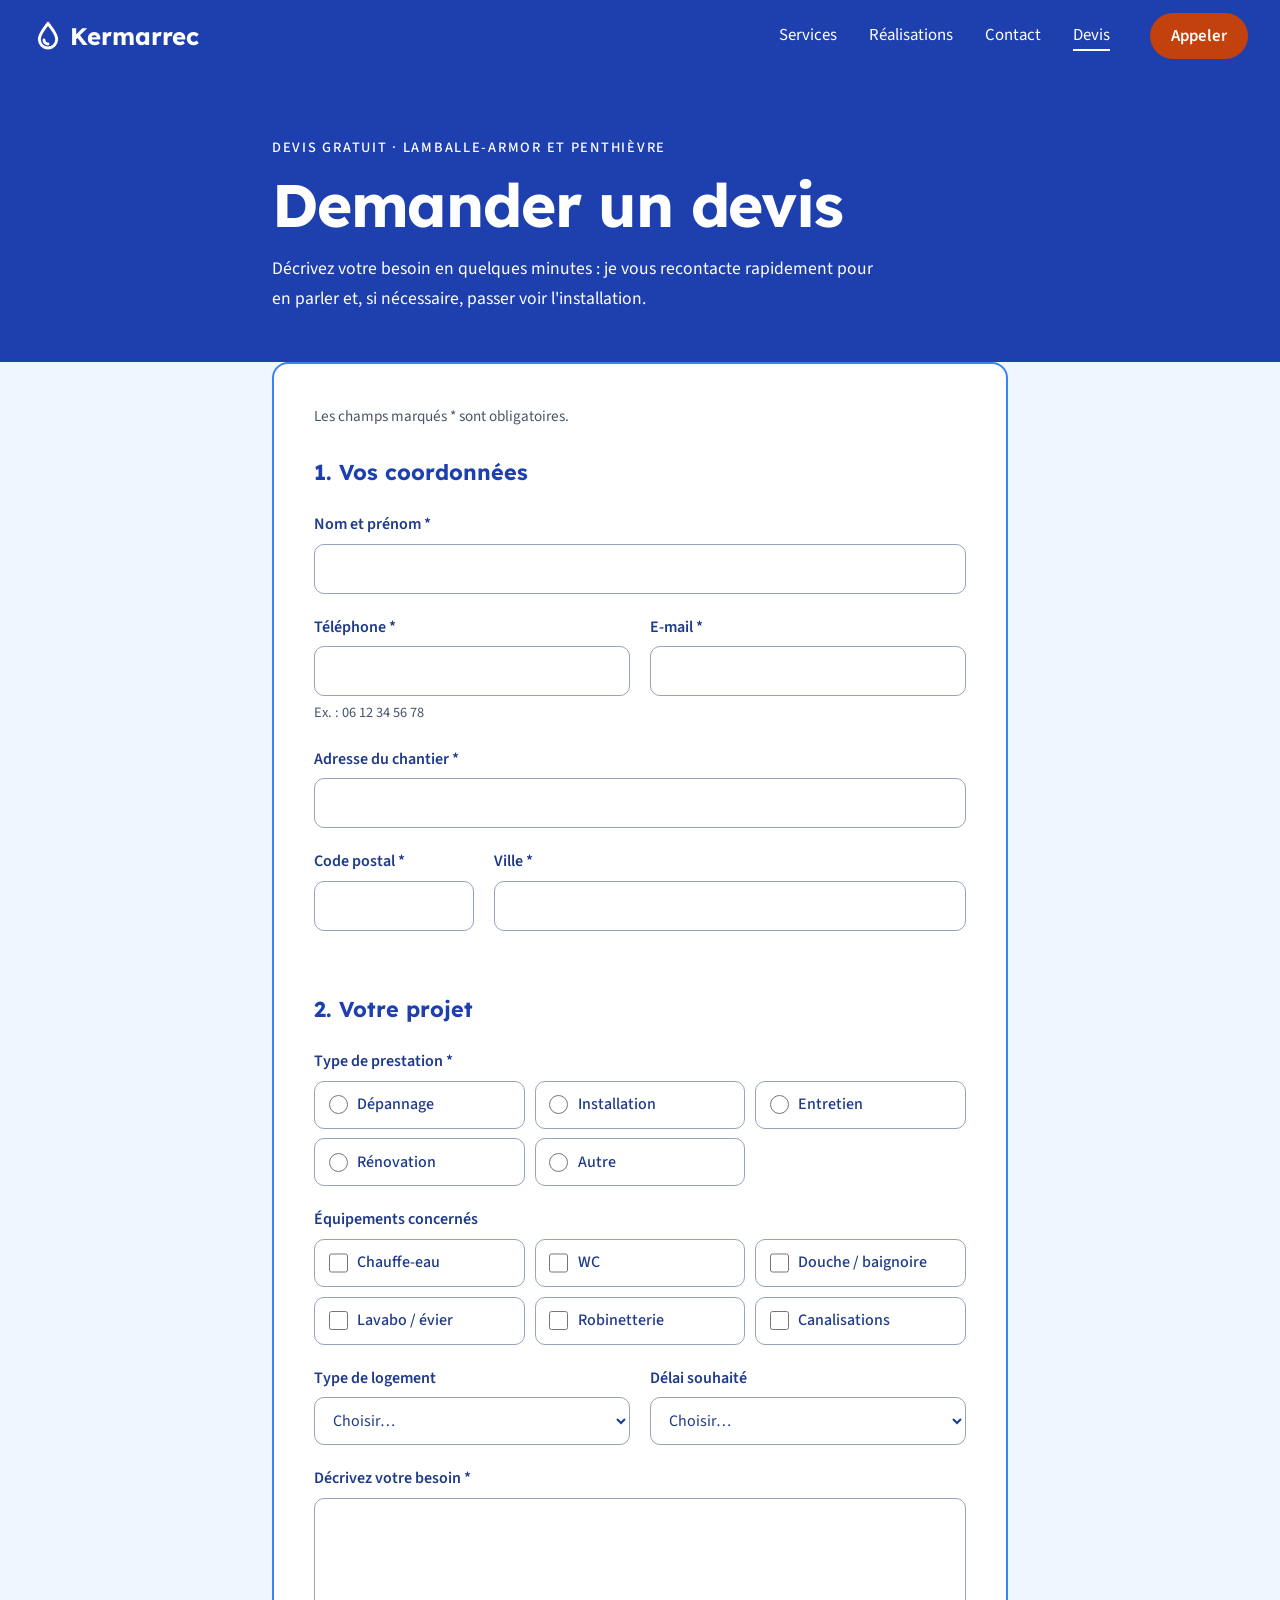
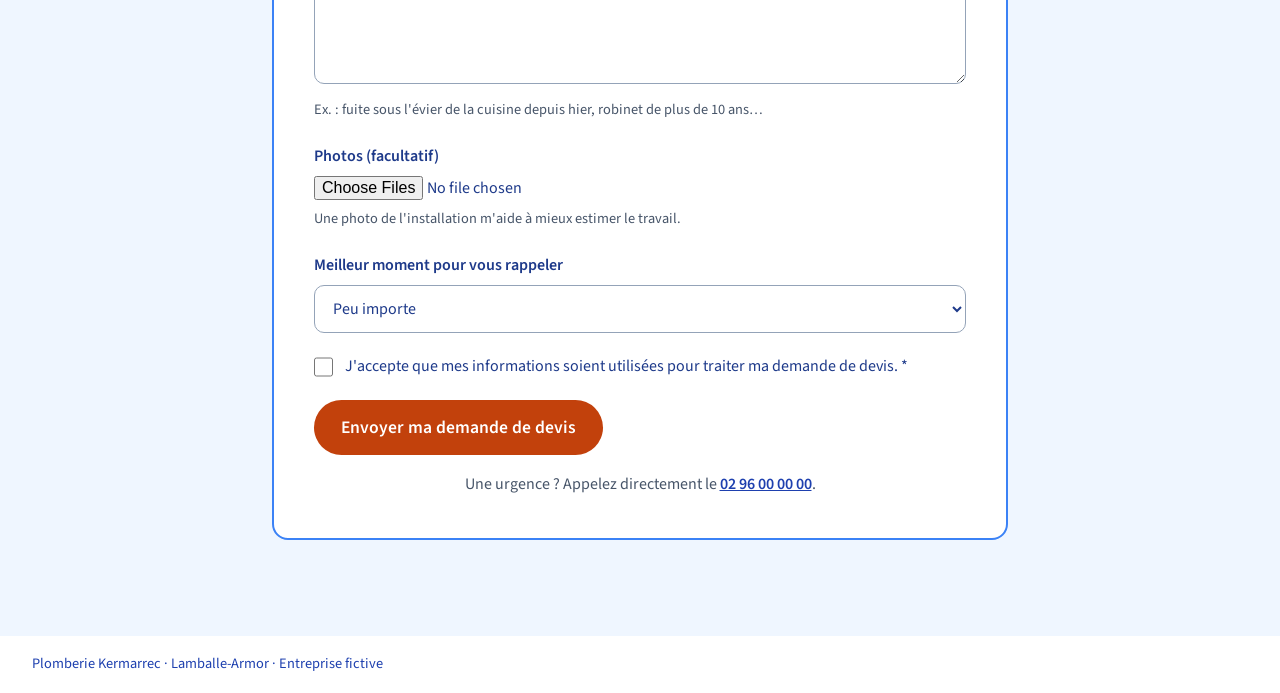
<file: devis.html>
<!DOCTYPE html>
<html lang="fr">
<head>
  <meta charset="UTF-8">
  <meta name="viewport" content="width=device-width, initial-scale=1.0">
  <title>Demande de devis – Plomberie Kermarrec, Lamballe</title>
  <meta name="description" content="Demandez gratuitement votre devis de plomberie à Lamballe : dépannage, installation, entretien, rénovation.">
  <link rel="preconnect" href="https://fonts.googleapis.com">
  <link rel="preconnect" href="https://fonts.gstatic.com" crossorigin>
  <link rel="stylesheet" href="https://fonts.googleapis.com/css2?family=Lexend:wght@500;600;700&family=Source+Sans+3:ital,wght@0,400;0,500;0,600;0,700;1,400&display=swap">
  <link rel="stylesheet" href="style.css">
  <script src="menu.js" defer></script>
  <link rel="stylesheet" href="devis.css">
  <script src="devis.js" defer></script>
</head>
<body>
  <header class="topbar">
    <a class="brand" href="index.html" aria-label="Plomberie Kermarrec, retour à l'accueil">
      <svg class="brand__icon" viewBox="0 0 24 24" aria-hidden="true">
        <path d="M12 2.5C9 7 5.5 10.5 5.5 14.5a6.5 6.5 0 0 0 13 0C18.5 10.5 15 7 12 2.5Z"/>
        <path d="M9 15a3 3 0 0 0 3 3"/>
      </svg>
      Kermarrec
    </a>
    <nav class="topbar__nav" id="menu-principal" aria-label="Navigation principale">
      <a href="services.html">Services</a>
      <a href="realisations.html">Réalisations</a>
      <a href="index.html#contact">Contact</a>
      <a href="devis.html" aria-current="page">Devis</a>
    </nav>
    <a class="pill pill--cta topbar__cta" href="tel:+33296000000">Appeler</a>
    <button type="button" class="menu-toggle" aria-expanded="false" aria-controls="menu-principal" aria-label="Ouvrir le menu">
      <svg class="menu-toggle__open" viewBox="0 0 24 24" aria-hidden="true"><path d="M4 7h16M4 12h16M4 17h16"/></svg>
      <svg class="menu-toggle__close" viewBox="0 0 24 24" aria-hidden="true"><path d="M18 6 6 18M6 6l12 12"/></svg>
    </button>
  </header>

  <section class="quote-hero">
    <div class="quote-hero__inner">
      <p class="hero__tag">Devis gratuit · Lamballe-Armor et Penthièvre</p>
      <h1>Demander un devis</h1>
      <p class="quote-hero__intro">
        Décrivez votre besoin en quelques minutes : je vous recontacte rapidement pour
        en parler et, si nécessaire, passer voir l'installation.
      </p>
    </div>
  </section>

  <main class="quote">
    <form class="quote__form" id="quote-form" novalidate>
      <p class="quote__legend-note">Les champs marqués <span aria-hidden="true">*</span><span class="sr-only">d'un astérisque</span> sont obligatoires.</p>

      <div class="quote__summary" id="form-errors" role="alert" hidden></div>

      <fieldset class="quote__group">
        <legend>1. Vos coordonnées</legend>

        <div class="field">
          <label for="name">Nom et prénom <span aria-hidden="true">*</span></label>
          <input id="name" name="name" type="text" autocomplete="name" required
                 aria-describedby="name-error">
          <p class="field__error" id="name-error"></p>
        </div>

        <div class="field-row">
          <div class="field">
            <label for="phone">Téléphone <span aria-hidden="true">*</span></label>
            <input id="phone" name="phone" type="tel" autocomplete="tel" inputmode="tel" required
                   pattern="^(?:\+33\s?|0)[1-9](?:[\s.\-]?\d{2}){4}$"
                   aria-describedby="phone-hint phone-error">
            <p class="field__hint" id="phone-hint">Ex. : 06 12 34 56 78</p>
            <p class="field__error" id="phone-error"></p>
          </div>

          <div class="field">
            <label for="email">E-mail <span aria-hidden="true">*</span></label>
            <input id="email" name="email" type="email" autocomplete="email" required
                   aria-describedby="email-error">
            <p class="field__error" id="email-error"></p>
          </div>
        </div>

        <div class="field">
          <label for="address">Adresse du chantier <span aria-hidden="true">*</span></label>
          <input id="address" name="address" type="text" autocomplete="street-address" required
                 aria-describedby="address-error">
          <p class="field__error" id="address-error"></p>
        </div>

        <div class="field-row field-row--postal">
          <div class="field">
            <label for="postal">Code postal <span aria-hidden="true">*</span></label>
            <input id="postal" name="postal" type="text" autocomplete="postal-code" inputmode="numeric"
                   required pattern="^\d{5}$" maxlength="5" aria-describedby="postal-error">
            <p class="field__error" id="postal-error"></p>
          </div>

          <div class="field">
            <label for="city">Ville <span aria-hidden="true">*</span></label>
            <input id="city" name="city" type="text" autocomplete="address-level2" required
                   aria-describedby="city-error">
            <p class="field__error" id="city-error"></p>
          </div>
        </div>
      </fieldset>

      <fieldset class="quote__group">
        <legend>2. Votre projet</legend>

        <fieldset class="field choice" aria-describedby="service-error">
          <legend>Type de prestation <span aria-hidden="true">*</span></legend>
          <div class="choice__grid">
            <label class="choice__item"><input type="radio" name="service" value="depannage" required> Dépannage</label>
            <label class="choice__item"><input type="radio" name="service" value="installation"> Installation</label>
            <label class="choice__item"><input type="radio" name="service" value="entretien"> Entretien</label>
            <label class="choice__item"><input type="radio" name="service" value="renovation"> Rénovation</label>
            <label class="choice__item"><input type="radio" name="service" value="autre"> Autre</label>
          </div>
          <p class="field__error" id="service-error"></p>
        </fieldset>

        <fieldset class="field choice">
          <legend>Équipements concernés</legend>
          <div class="choice__grid">
            <label class="choice__item"><input type="checkbox" name="equipment" value="chauffe-eau"> Chauffe-eau</label>
            <label class="choice__item"><input type="checkbox" name="equipment" value="wc"> WC</label>
            <label class="choice__item"><input type="checkbox" name="equipment" value="douche-baignoire"> Douche / baignoire</label>
            <label class="choice__item"><input type="checkbox" name="equipment" value="lavabo-evier"> Lavabo / évier</label>
            <label class="choice__item"><input type="checkbox" name="equipment" value="robinetterie"> Robinetterie</label>
            <label class="choice__item"><input type="checkbox" name="equipment" value="canalisations"> Canalisations</label>
          </div>
        </fieldset>

        <div class="field-row">
          <div class="field">
            <label for="housing">Type de logement</label>
            <select id="housing" name="housing">
              <option value="">Choisir…</option>
              <option value="maison">Maison</option>
              <option value="appartement">Appartement</option>
              <option value="local-pro">Local professionnel</option>
            </select>
          </div>

          <div class="field">
            <label for="delay">Délai souhaité</label>
            <select id="delay" name="delay">
              <option value="">Choisir…</option>
              <option value="urgent">Urgent (dès que possible)</option>
              <option value="mois">Dans le mois</option>
              <option value="pas-presse">Pas pressé</option>
            </select>
          </div>
        </div>

        <div class="field">
          <label for="message">Décrivez votre besoin <span aria-hidden="true">*</span></label>
          <textarea id="message" name="message" rows="6" required minlength="20"
                    aria-describedby="message-hint message-error"></textarea>
          <p class="field__hint" id="message-hint">Ex. : fuite sous l'évier de la cuisine depuis hier, robinet de plus de 10 ans…</p>
          <p class="field__error" id="message-error"></p>
        </div>

        <div class="field">
          <label for="photos">Photos (facultatif)</label>
          <input id="photos" name="photos" type="file" accept="image/*" multiple
                 aria-describedby="photos-hint">
          <p class="field__hint" id="photos-hint">Une photo de l'installation m'aide à mieux estimer le travail.</p>
        </div>

        <div class="field">
          <label for="callback">Meilleur moment pour vous rappeler</label>
          <select id="callback" name="callback">
            <option value="">Peu importe</option>
            <option value="matin">Le matin</option>
            <option value="midi">Entre midi et deux</option>
            <option value="apres-midi">L'après-midi</option>
            <option value="soir">En fin de journée</option>
          </select>
        </div>
      </fieldset>

      <div class="field">
        <label class="consent">
          <input type="checkbox" name="consent" id="consent" required aria-describedby="consent-error">
          <span>J'accepte que mes informations soient utilisées pour traiter ma demande de devis. <span aria-hidden="true">*</span></span>
        </label>
        <p class="field__error" id="consent-error"></p>
      </div>

      <button class="pill pill--cta quote__submit" type="submit">Envoyer ma demande de devis</button>
      <p class="quote__alt">Une urgence ? Appelez directement le <a href="tel:+33296000000">02 96 00 00 00</a>.</p>
    </form>

    <div class="quote__success" id="quote-success" role="status" tabindex="-1" hidden>
      <svg viewBox="0 0 24 24" aria-hidden="true"><circle cx="12" cy="12" r="10"/><path d="m7.5 12.5 3 3 6-6.5"/></svg>
      <h2>Merci, votre demande est bien prise en compte</h2>
      <p>Je vous recontacte rapidement pour en parler. En cas d'urgence, appelez le <a href="tel:+33296000000">02 96 00 00 00</a>.</p>
      <a class="pill pill--blue" href="index.html">Retour à l'accueil</a>
    </div>
  </main>

  <footer class="footer">
    <p>Plomberie Kermarrec · Lamballe-Armor · Entreprise fictive</p>
  </footer>
</body>
</html>
</file>
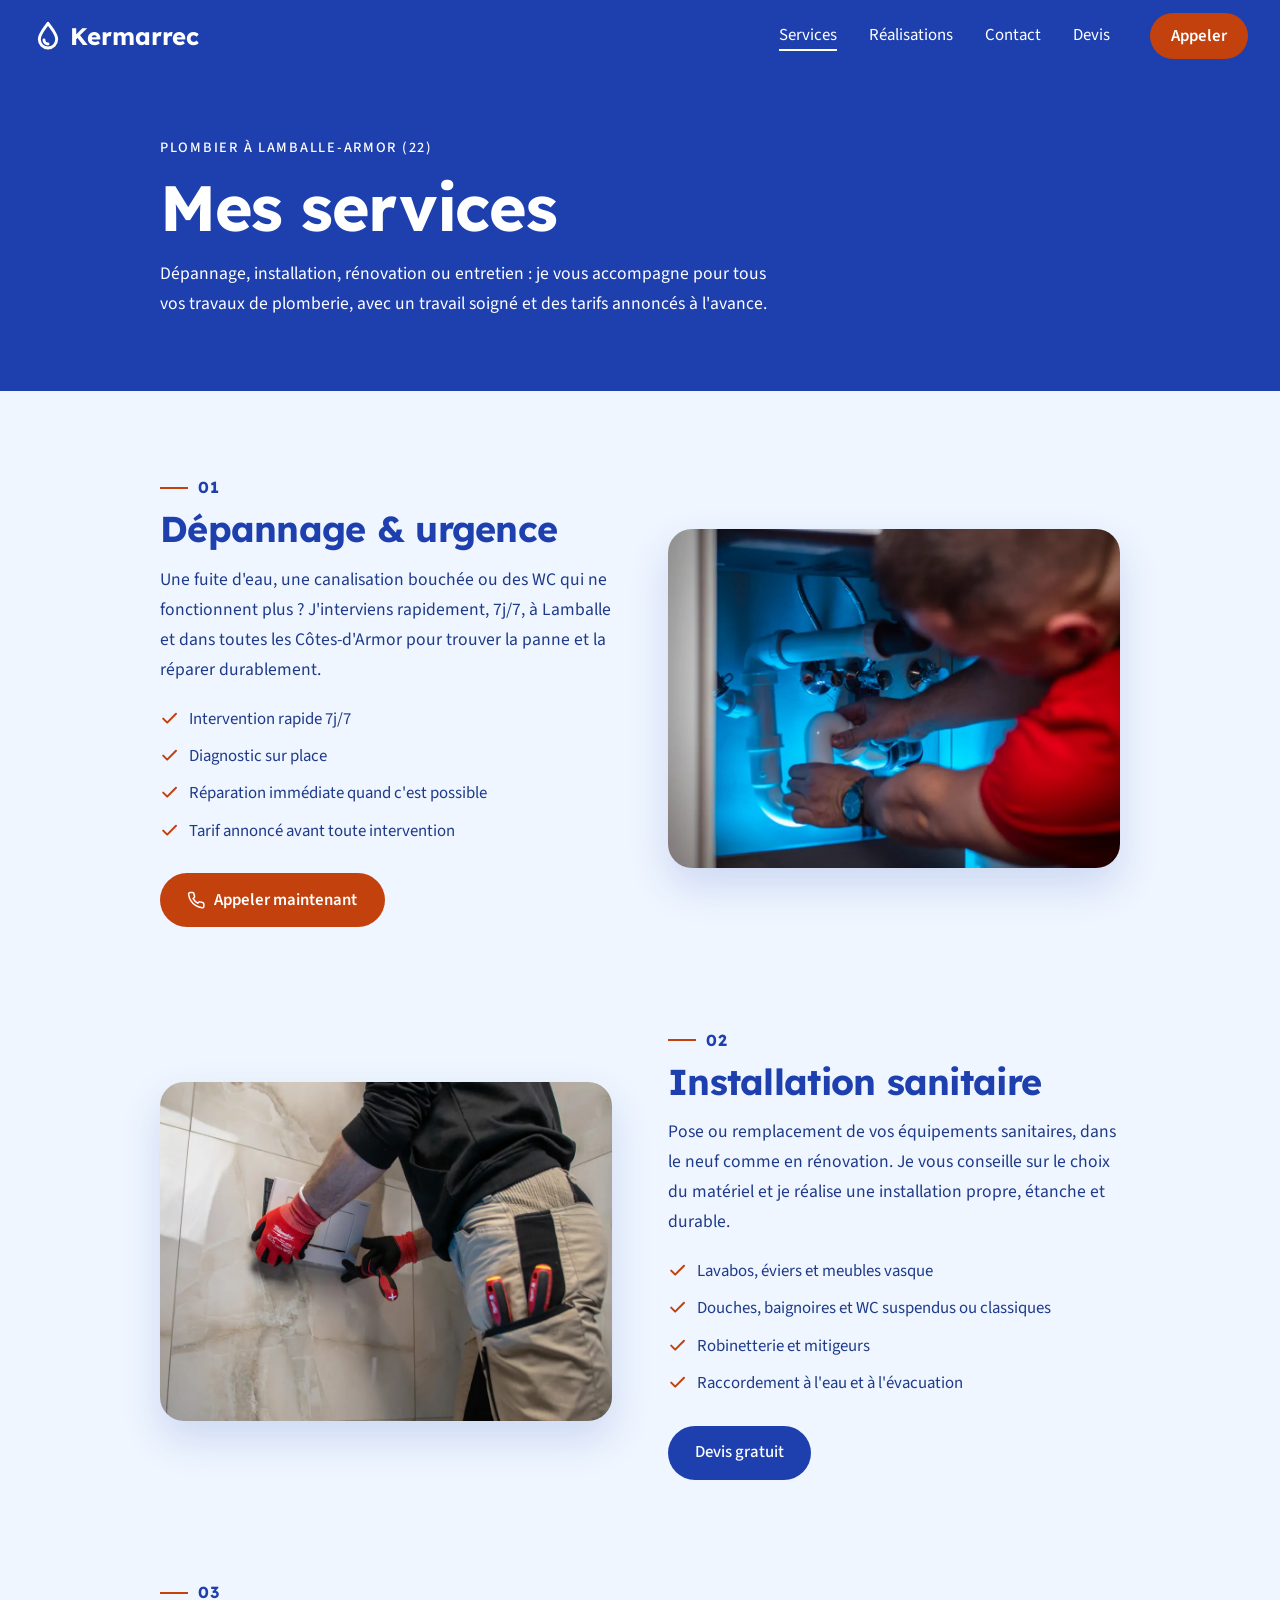
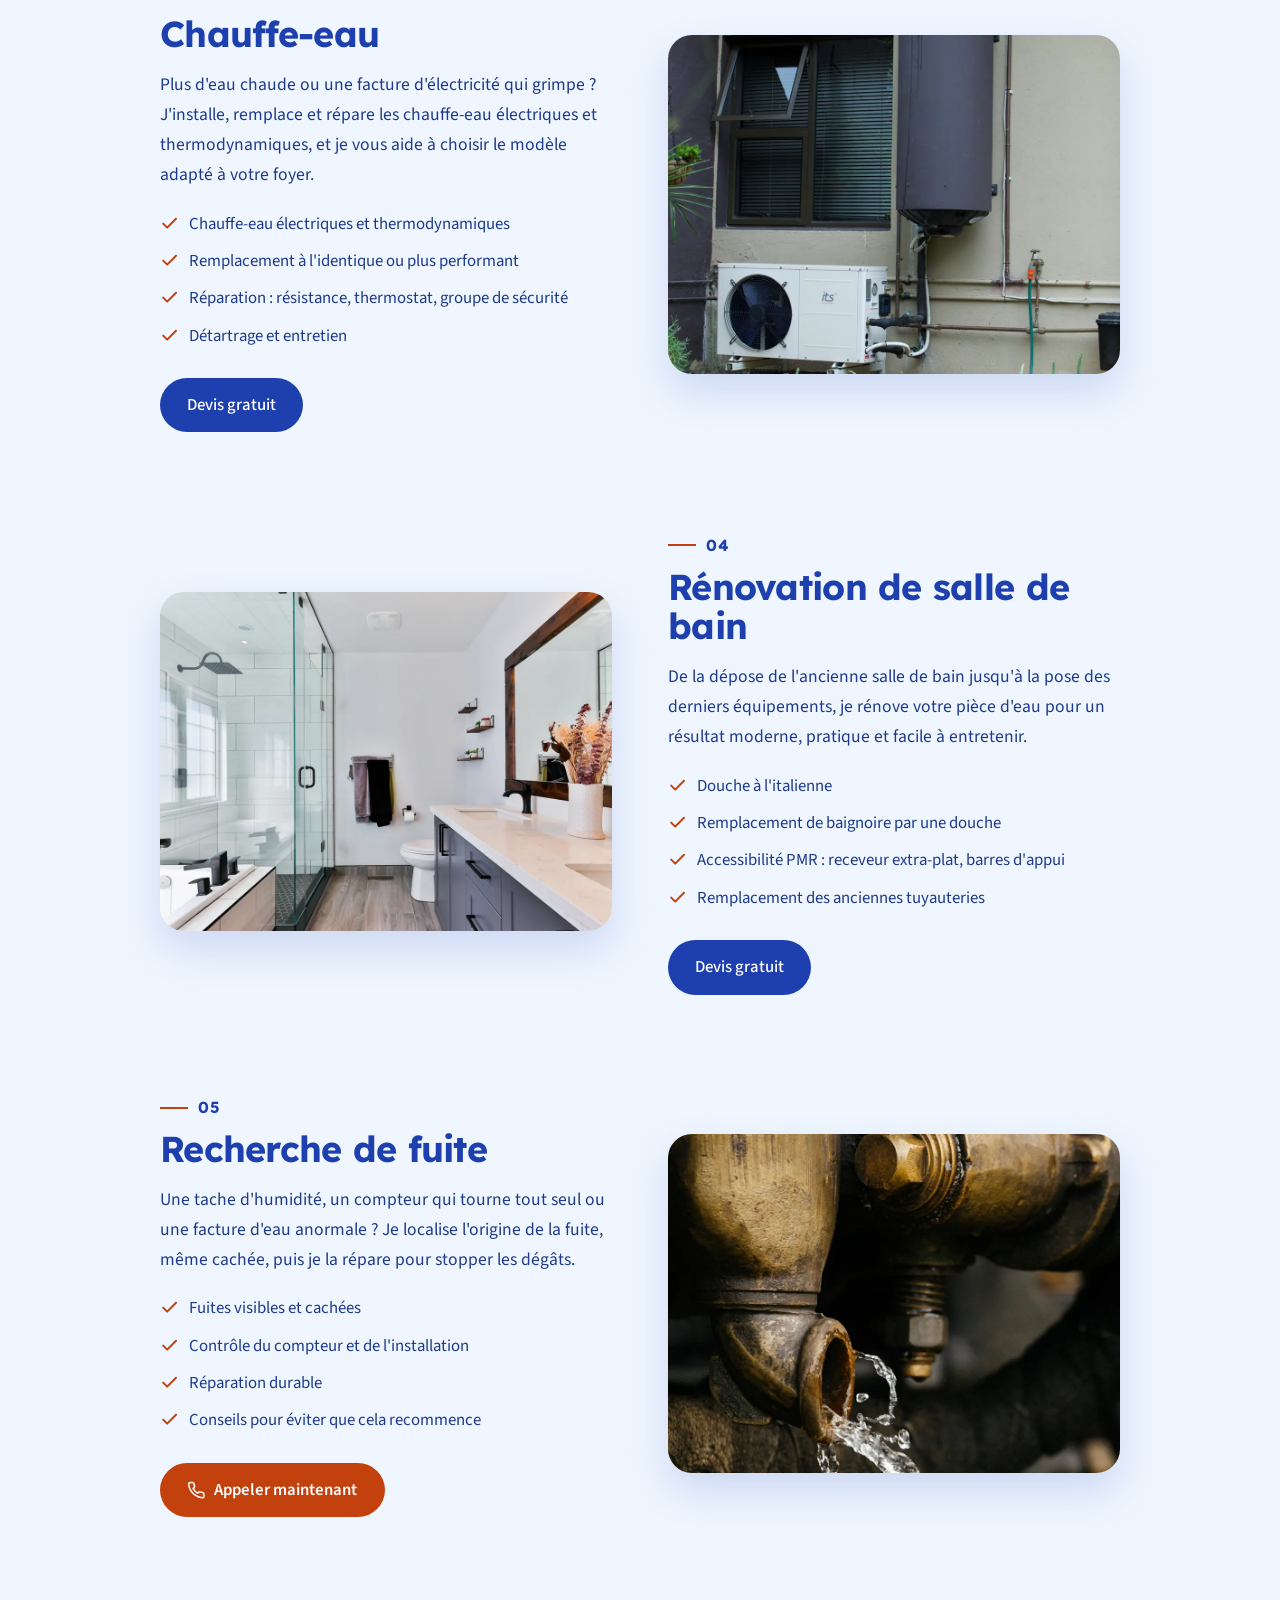
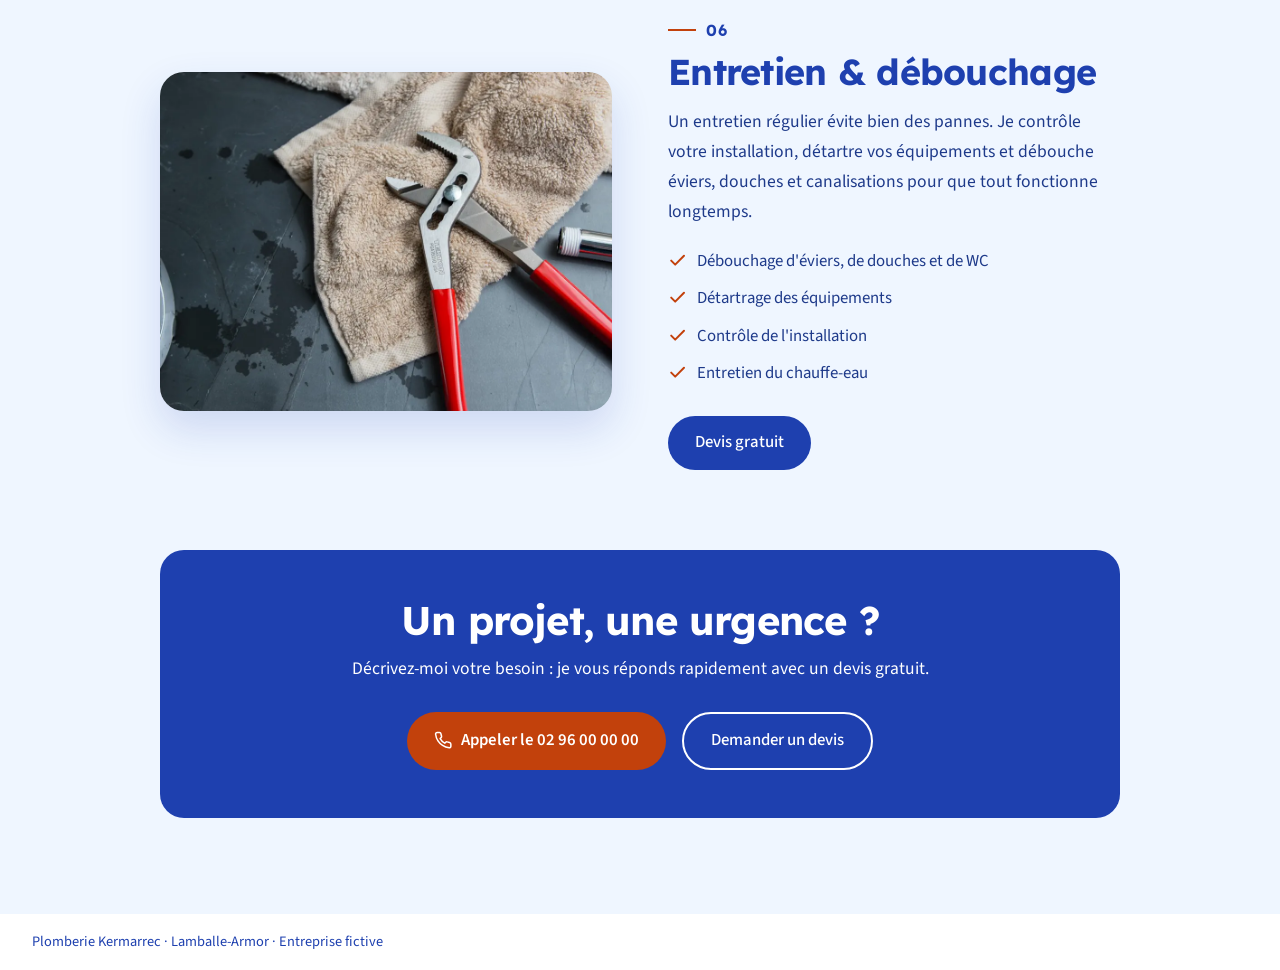
<file: services.html>
<!DOCTYPE html>
<html lang="fr">
<head>
  <meta charset="UTF-8">
  <meta name="viewport" content="width=device-width, initial-scale=1.0">
  <title>Mes services – Plomberie Kermarrec, Lamballe</title>
  <meta name="description" content="Dépannage, installation sanitaire, chauffe-eau, rénovation de salle de bain, recherche de fuite, entretien : les services de Plomberie Kermarrec à Lamballe et dans les Côtes-d'Armor.">
  <link rel="preconnect" href="https://fonts.googleapis.com">
  <link rel="preconnect" href="https://fonts.gstatic.com" crossorigin>
  <link rel="stylesheet" href="https://fonts.googleapis.com/css2?family=Lexend:wght@500;600;700&family=Source+Sans+3:ital,wght@0,400;0,500;0,600;0,700;1,400&display=swap">
  <link rel="stylesheet" href="style.css">
  <script src="menu.js" defer></script>
  <link rel="stylesheet" href="services-page.css">
  <script src="script.js" defer></script>
</head>
<body>
  <header class="topbar">
    <a class="brand" href="index.html" aria-label="Plomberie Kermarrec, retour à l'accueil">
      <svg class="brand__icon" viewBox="0 0 24 24" aria-hidden="true">
        <path d="M12 2.5C9 7 5.5 10.5 5.5 14.5a6.5 6.5 0 0 0 13 0C18.5 10.5 15 7 12 2.5Z"/>
        <path d="M9 15a3 3 0 0 0 3 3"/>
      </svg>
      Kermarrec
    </a>
    <nav class="topbar__nav" id="menu-principal" aria-label="Navigation principale">
      <a href="services.html" aria-current="page">Services</a>
      <a href="realisations.html">Réalisations</a>
      <a href="index.html#contact">Contact</a>
      <a href="devis.html">Devis</a>
    </nav>
    <a class="pill pill--cta topbar__cta" href="tel:+33296000000">Appeler</a>
    <button type="button" class="menu-toggle" aria-expanded="false" aria-controls="menu-principal" aria-label="Ouvrir le menu">
      <svg class="menu-toggle__open" viewBox="0 0 24 24" aria-hidden="true"><path d="M4 7h16M4 12h16M4 17h16"/></svg>
      <svg class="menu-toggle__close" viewBox="0 0 24 24" aria-hidden="true"><path d="M18 6 6 18M6 6l12 12"/></svg>
    </button>
  </header>

  <section class="page-hero">
    <div class="page-hero__inner">
      <p class="hero__tag">Plombier à Lamballe-Armor (22)</p>
      <h1>Mes services</h1>
      <p class="page-hero__intro">
        Dépannage, installation, rénovation ou entretien : je vous accompagne pour tous vos
        travaux de plomberie, avec un travail soigné et des tarifs annoncés à l'avance.
      </p>
    </div>
  </section>

  <main class="svc-list">
    <article class="svc" id="depannage">
      <div class="svc__text">
        <p class="svc__num">01</p>
        <h2>Dépannage &amp; urgence</h2>
        <p class="svc__desc">Une fuite d'eau, une canalisation bouchée ou des WC qui ne fonctionnent plus&nbsp;? J'interviens rapidement, 7j/7, à Lamballe et dans toutes les Côtes-d'Armor pour trouver la panne et la réparer durablement.</p>
        <ul class="svc__checks">
          <li><svg viewBox="0 0 24 24" aria-hidden="true"><path d="M20 6 9 17l-5-5"/></svg>Intervention rapide 7j/7</li>
          <li><svg viewBox="0 0 24 24" aria-hidden="true"><path d="M20 6 9 17l-5-5"/></svg>Diagnostic sur place</li>
          <li><svg viewBox="0 0 24 24" aria-hidden="true"><path d="M20 6 9 17l-5-5"/></svg>Réparation immédiate quand c'est possible</li>
          <li><svg viewBox="0 0 24 24" aria-hidden="true"><path d="M20 6 9 17l-5-5"/></svg>Tarif annoncé avant toute intervention</li>
        </ul>
        <a class="pill pill--cta pill--icon" href="tel:+33296000000"><svg viewBox="0 0 24 24" aria-hidden="true"><path d="M22 16.9v3a2 2 0 0 1-2.2 2 19.8 19.8 0 0 1-8.6-3.1 19.5 19.5 0 0 1-6-6A19.8 19.8 0 0 1 2.1 4.2 2 2 0 0 1 4.1 2h3a2 2 0 0 1 2 1.7c.1 1 .4 1.9.7 2.8a2 2 0 0 1-.5 2.1L8 9.9a16 16 0 0 0 6 6l1.3-1.3a2 2 0 0 1 2.1-.4c.9.3 1.8.6 2.8.7a2 2 0 0 1 1.7 2Z"/></svg>Appeler maintenant</a>
      </div>
      <!-- Photo : Timur Shakerzianov sur Unsplash (licence Unsplash) -->
      <picture class="svc__media">
        <source srcset="images/services/depannage.webp" type="image/webp">
        <img src="images/services/depannage.jpg" width="1000" height="750" loading="lazy" alt="Plombier réparant le siphon sous un évier">
      </picture>
    </article>

    <article class="svc" id="installation">
      <div class="svc__text">
        <p class="svc__num">02</p>
        <h2>Installation sanitaire</h2>
        <p class="svc__desc">Pose ou remplacement de vos équipements sanitaires, dans le neuf comme en rénovation. Je vous conseille sur le choix du matériel et je réalise une installation propre, étanche et durable.</p>
        <ul class="svc__checks">
          <li><svg viewBox="0 0 24 24" aria-hidden="true"><path d="M20 6 9 17l-5-5"/></svg>Lavabos, éviers et meubles vasque</li>
          <li><svg viewBox="0 0 24 24" aria-hidden="true"><path d="M20 6 9 17l-5-5"/></svg>Douches, baignoires et WC suspendus ou classiques</li>
          <li><svg viewBox="0 0 24 24" aria-hidden="true"><path d="M20 6 9 17l-5-5"/></svg>Robinetterie et mitigeurs</li>
          <li><svg viewBox="0 0 24 24" aria-hidden="true"><path d="M20 6 9 17l-5-5"/></svg>Raccordement à l'eau et à l'évacuation</li>
        </ul>
        <a class="pill pill--blue" href="devis.html">Devis gratuit</a>
      </div>
      <!-- Photo : Timur Shakerzianov sur Unsplash (licence Unsplash) -->
      <picture class="svc__media">
        <source srcset="images/services/installation.webp" type="image/webp">
        <img src="images/services/installation.jpg" width="1000" height="750" loading="lazy" alt="Plombier ganté posant un équipement contre un mur carrelé">
      </picture>
    </article>

    <article class="svc" id="chauffe-eau">
      <div class="svc__text">
        <p class="svc__num">03</p>
        <h2>Chauffe-eau</h2>
        <p class="svc__desc">Plus d'eau chaude ou une facture d'électricité qui grimpe&nbsp;? J'installe, remplace et répare les chauffe-eau électriques et thermodynamiques, et je vous aide à choisir le modèle adapté à votre foyer.</p>
        <ul class="svc__checks">
          <li><svg viewBox="0 0 24 24" aria-hidden="true"><path d="M20 6 9 17l-5-5"/></svg>Chauffe-eau électriques et thermodynamiques</li>
          <li><svg viewBox="0 0 24 24" aria-hidden="true"><path d="M20 6 9 17l-5-5"/></svg>Remplacement à l'identique ou plus performant</li>
          <li><svg viewBox="0 0 24 24" aria-hidden="true"><path d="M20 6 9 17l-5-5"/></svg>Réparation : résistance, thermostat, groupe de sécurité</li>
          <li><svg viewBox="0 0 24 24" aria-hidden="true"><path d="M20 6 9 17l-5-5"/></svg>Détartrage et entretien</li>
        </ul>
        <a class="pill pill--blue" href="devis.html">Devis gratuit</a>
      </div>
      <!-- Photo : Sergio Martins sur Unsplash (licence Unsplash) -->
      <picture class="svc__media">
        <source srcset="images/services/chauffe-eau.webp" type="image/webp">
        <img src="images/services/chauffe-eau.jpg" width="1000" height="750" loading="lazy" alt="Chauffe-eau et unité extérieure installés contre le mur d'une maison">
      </picture>
    </article>

    <article class="svc" id="renovation">
      <div class="svc__text">
        <p class="svc__num">04</p>
        <h2>Rénovation de salle de bain</h2>
        <p class="svc__desc">De la dépose de l'ancienne salle de bain jusqu'à la pose des derniers équipements, je rénove votre pièce d'eau pour un résultat moderne, pratique et facile à entretenir.</p>
        <ul class="svc__checks">
          <li><svg viewBox="0 0 24 24" aria-hidden="true"><path d="M20 6 9 17l-5-5"/></svg>Douche à l'italienne</li>
          <li><svg viewBox="0 0 24 24" aria-hidden="true"><path d="M20 6 9 17l-5-5"/></svg>Remplacement de baignoire par une douche</li>
          <li><svg viewBox="0 0 24 24" aria-hidden="true"><path d="M20 6 9 17l-5-5"/></svg>Accessibilité PMR : receveur extra-plat, barres d'appui</li>
          <li><svg viewBox="0 0 24 24" aria-hidden="true"><path d="M20 6 9 17l-5-5"/></svg>Remplacement des anciennes tuyauteries</li>
        </ul>
        <a class="pill pill--blue" href="devis.html">Devis gratuit</a>
      </div>
      <!-- Photo : Lotus Design N Print sur Unsplash (licence Unsplash) -->
      <picture class="svc__media">
        <source srcset="images/services/renovation.webp" type="image/webp">
        <img src="images/services/renovation.jpg" width="1000" height="750" loading="lazy" alt="Salle de bain moderne avec douche vitrée et meuble vasque">
      </picture>
    </article>

    <article class="svc" id="fuite">
      <div class="svc__text">
        <p class="svc__num">05</p>
        <h2>Recherche de fuite</h2>
        <p class="svc__desc">Une tache d'humidité, un compteur qui tourne tout seul ou une facture d'eau anormale&nbsp;? Je localise l'origine de la fuite, même cachée, puis je la répare pour stopper les dégâts.</p>
        <ul class="svc__checks">
          <li><svg viewBox="0 0 24 24" aria-hidden="true"><path d="M20 6 9 17l-5-5"/></svg>Fuites visibles et cachées</li>
          <li><svg viewBox="0 0 24 24" aria-hidden="true"><path d="M20 6 9 17l-5-5"/></svg>Contrôle du compteur et de l'installation</li>
          <li><svg viewBox="0 0 24 24" aria-hidden="true"><path d="M20 6 9 17l-5-5"/></svg>Réparation durable</li>
          <li><svg viewBox="0 0 24 24" aria-hidden="true"><path d="M20 6 9 17l-5-5"/></svg>Conseils pour éviter que cela recommence</li>
        </ul>
        <a class="pill pill--cta pill--icon" href="tel:+33296000000"><svg viewBox="0 0 24 24" aria-hidden="true"><path d="M22 16.9v3a2 2 0 0 1-2.2 2 19.8 19.8 0 0 1-8.6-3.1 19.5 19.5 0 0 1-6-6A19.8 19.8 0 0 1 2.1 4.2 2 2 0 0 1 4.1 2h3a2 2 0 0 1 2 1.7c.1 1 .4 1.9.7 2.8a2 2 0 0 1-.5 2.1L8 9.9a16 16 0 0 0 6 6l1.3-1.3a2 2 0 0 1 2.1-.4c.9.3 1.8.6 2.8.7a2 2 0 0 1 1.7 2Z"/></svg>Appeler maintenant</a>
      </div>
      <!-- Photo : Elimende Inagella sur Unsplash (licence Unsplash) -->
      <picture class="svc__media">
        <source srcset="images/services/fuite.webp" type="image/webp">
        <img src="images/services/fuite.jpg" width="1000" height="750" loading="lazy" alt="Eau qui s'échappe d'un raccord en laiton">
      </picture>
    </article>

    <article class="svc" id="entretien">
      <div class="svc__text">
        <p class="svc__num">06</p>
        <h2>Entretien &amp; débouchage</h2>
        <p class="svc__desc">Un entretien régulier évite bien des pannes. Je contrôle votre installation, détartre vos équipements et débouche éviers, douches et canalisations pour que tout fonctionne longtemps.</p>
        <ul class="svc__checks">
          <li><svg viewBox="0 0 24 24" aria-hidden="true"><path d="M20 6 9 17l-5-5"/></svg>Débouchage d'éviers, de douches et de WC</li>
          <li><svg viewBox="0 0 24 24" aria-hidden="true"><path d="M20 6 9 17l-5-5"/></svg>Détartrage des équipements</li>
          <li><svg viewBox="0 0 24 24" aria-hidden="true"><path d="M20 6 9 17l-5-5"/></svg>Contrôle de l'installation</li>
          <li><svg viewBox="0 0 24 24" aria-hidden="true"><path d="M20 6 9 17l-5-5"/></svg>Entretien du chauffe-eau</li>
        </ul>
        <a class="pill pill--blue" href="devis.html">Devis gratuit</a>
      </div>
      <!-- Photo : Tekton sur Unsplash (licence Unsplash) -->
      <picture class="svc__media">
        <source srcset="images/services/entretien.webp" type="image/webp">
        <img src="images/services/entretien.jpg" width="1000" height="750" loading="lazy" alt="Pince multiprise et chiffon posés sur un plan de travail">
      </picture>
    </article>

    <section class="svc-cta">
      <h2>Un projet, une urgence&nbsp;?</h2>
      <p>Décrivez-moi votre besoin : je vous réponds rapidement avec un devis gratuit.</p>
      <div class="svc-cta__actions">
        <a class="pill pill--cta pill--icon" href="tel:+33296000000"><svg viewBox="0 0 24 24" aria-hidden="true"><path d="M22 16.9v3a2 2 0 0 1-2.2 2 19.8 19.8 0 0 1-8.6-3.1 19.5 19.5 0 0 1-6-6A19.8 19.8 0 0 1 2.1 4.2 2 2 0 0 1 4.1 2h3a2 2 0 0 1 2 1.7c.1 1 .4 1.9.7 2.8a2 2 0 0 1-.5 2.1L8 9.9a16 16 0 0 0 6 6l1.3-1.3a2 2 0 0 1 2.1-.4c.9.3 1.8.6 2.8.7a2 2 0 0 1 1.7 2Z"/></svg>Appeler le 02 96 00 00 00</a>
        <a class="pill pill--ghost" href="devis.html">Demander un devis</a>
      </div>
    </section>
  </main>

  <footer class="footer">
    <p>Plomberie Kermarrec · Lamballe-Armor · Entreprise fictive</p>
  </footer>
</body>
</html>
</file>
<file: style.css>
:root {
  --blue: #1e40af;
  --blue-light: #3b82f6;
  --blue-dark: #1e3a8a;
  --orange: #c2410c;
  --orange-dark: #9a3412;
  --bg-soft: #eff6ff;
  --text: #1e3a8a;
  --muted: #475569;
  --white: #ffffff;
  --topbar-h: 4.5rem;
}

* {
  box-sizing: border-box;
  margin: 0;
  padding: 0;
}

html {
  scroll-behavior: smooth;
}

body {
  font-family: "Source Sans 3", system-ui, -apple-system, "Segoe UI", Roboto, sans-serif;
  line-height: 1.7;
  color: var(--text);
  background: var(--white);
}

h1,
h2,
h3 {
  font-family: "Lexend", system-ui, sans-serif;
  font-weight: 700;
  line-height: 1.1;
  letter-spacing: -0.02em;
}

section {
  scroll-margin-top: var(--topbar-h);
}

/* Boutons en pilule */
.pill {
  display: inline-block;
  font-weight: 500;
  font-size: 1.05rem;
  text-decoration: none;
  padding: 0.8rem 1.7rem;
  border-radius: 999px;
  transition: background 0.2s, color 0.2s, transform 0.2s;
}

.pill:hover,
.pill:focus-visible {
  transform: translateY(-2px);
}

/* Bouton d'appel : orange « urgence » */
.pill--cta {
  background: var(--orange);
  color: var(--white);
  font-weight: 600;
}

.pill--cta:hover,
.pill--cta:focus-visible {
  background: var(--orange-dark);
}

/* Bouton avec icône (téléphone) */
.pill--icon {
  display: inline-flex;
  align-items: center;
  gap: 0.55rem;
}

.pill--icon svg {
  width: 1.15rem;
  height: 1.15rem;
  flex-shrink: 0;
  fill: none;
  stroke: currentColor;
  stroke-width: 2;
  stroke-linecap: round;
  stroke-linejoin: round;
}

.pill--blue {
  background: var(--blue);
  color: var(--white);
}

.pill--blue:hover,
.pill--blue:focus-visible {
  background: var(--blue-dark);
}

.pill--ghost {
  color: var(--white);
  border: 2px solid var(--white);
}

.pill--ghost:hover,
.pill--ghost:focus-visible {
  background: rgba(255, 255, 255, 0.15);
}

a:focus-visible {
  outline: 3px solid var(--text);
  outline-offset: 3px;
}

.topbar a:focus-visible,
.hero a:focus-visible,
.contact a:focus-visible {
  outline-color: var(--white);
}

/* Barre du haut */
.topbar {
  position: sticky;
  top: 0;
  z-index: 10;
  height: var(--topbar-h);
  display: flex;
  align-items: center;
  gap: 1.5rem;
  padding: 0 1rem;
  background: var(--blue);
}

.brand {
  display: flex;
  align-items: center;
  gap: 0.4rem;
  margin-right: auto;
  color: var(--white);
  font-family: "Lexend", system-ui, sans-serif;
  font-size: 1.5rem;
  font-weight: 700;
  text-decoration: none;
}

.brand__icon {
  width: 2rem;
  height: 2rem;
  fill: none;
  stroke: var(--white);
  stroke-width: 2.2;
  stroke-linecap: round;
  stroke-linejoin: round;
}

.topbar__nav {
  display: none;
  gap: 2rem;
}

.topbar__nav a {
  color: var(--white);
  font-size: 1.05rem;
  text-decoration: none;
  border-bottom: 2px solid transparent;
  transition: border-color 0.2s;
}

.topbar__nav a:hover,
.topbar__nav a:focus-visible {
  border-color: var(--white);
}

.topbar__cta {
  padding: 0.55rem 1.3rem;
}

/* Menu mobile (burger) : les liens de la barre s'ouvrent en panneau sous la barre */
.menu-toggle {
  display: grid;
  place-items: center;
  width: 2.75rem;
  height: 2.75rem;
  flex-shrink: 0;
  padding: 0;
  color: var(--white);
  background: transparent;
  border: 2px solid rgba(255, 255, 255, 0.6);
  border-radius: 50%;
  cursor: pointer;
  transition: background 0.2s, border-color 0.2s;
}

.menu-toggle:hover {
  background: rgba(255, 255, 255, 0.12);
  border-color: var(--white);
}

.menu-toggle:focus-visible {
  outline: 3px solid var(--white);
  outline-offset: 2px;
}

.menu-toggle svg {
  width: 1.35rem;
  height: 1.35rem;
  fill: none;
  stroke: currentColor;
  stroke-width: 2.2;
  stroke-linecap: round;
}

.menu-toggle__close,
.menu-toggle[aria-expanded="true"] .menu-toggle__open {
  display: none;
}

.menu-toggle[aria-expanded="true"] .menu-toggle__close {
  display: block;
}

@media (max-width: 47.99rem) {
  .topbar {
    gap: 0.75rem;
  }

  .topbar__nav.is-open {
    position: absolute;
    top: 100%;
    left: 0;
    right: 0;
    display: flex;
    flex-direction: column;
    gap: 0;
    padding: 0.25rem 1rem 1rem;
    background: var(--blue);
    border-top: 1px solid rgba(255, 255, 255, 0.2);
    box-shadow: 0 18px 30px rgba(15, 23, 42, 0.3);
    animation: menu-in 0.2s ease;
  }

  .topbar__nav.is-open a {
    display: flex;
    align-items: center;
    min-height: 3.25rem;
    padding: 0 0.25rem;
    font-size: 1.15rem;
    font-weight: 500;
    border-bottom: 1px solid rgba(255, 255, 255, 0.15);
  }

  .topbar__nav.is-open a:last-child {
    border-bottom: 0;
  }

  .topbar__nav.is-open a[aria-current="page"] {
    font-weight: 700;
    border-color: rgba(255, 255, 255, 0.15);
  }

  .topbar__nav.is-open a[aria-current="page"]::before {
    content: "";
    width: 0.5rem;
    height: 0.5rem;
    margin-right: 0.6rem;
    border-radius: 50%;
    background: var(--orange);
  }

  .topbar__nav.is-open a:hover,
  .topbar__nav.is-open a:focus-visible {
    background: rgba(255, 255, 255, 0.08);
  }
}

@keyframes menu-in {
  from {
    opacity: 0;
    transform: translateY(-0.5rem);
  }
}

@media (min-width: 48rem) {
  .menu-toggle {
    display: none;
  }
}

@media (prefers-reduced-motion: reduce) {
  .topbar__nav.is-open {
    animation: none;
  }
}

/* Bandeau principal : photo plein cadre sous un dégradé bleu */
.hero {
  position: relative;
  overflow: hidden;
  background: var(--blue);
  color: var(--white);
}

.hero__photo {
  position: absolute;
  inset: 0;
  margin: 0;
}

.hero__photo img {
  display: block;
  width: 100%;
  height: 100%;
  object-fit: cover;
  object-position: 20% 30%;
}

/* Dégradé : bleu plein sous le texte, photo de plus en plus visible vers la droite */
.hero__photo::after {
  content: "";
  position: absolute;
  inset: 0;
  background: linear-gradient(180deg, rgba(30, 64, 175, 0.55) 0%, rgba(30, 64, 175, 0.92) 55%, rgba(30, 58, 138, 0.97) 100%);
}

.hero__inner {
  position: relative;
  z-index: 1;
  max-width: 60rem;
  margin: 0 auto;
  padding: 3rem 1rem 2.5rem;
}

.hero__content {
  max-width: 34rem;
}

.hero__tag {
  font-size: 0.9rem;
  font-weight: 500;
  text-transform: uppercase;
  letter-spacing: 0.12em;
}

.hero h1 {
  font-size: clamp(2.75rem, 9vw, 4.5rem);
  margin: 0.75rem 0 1.25rem;
}

.hero__intro {
  font-size: 1.1rem;
  margin-bottom: 2rem;
}

.hero__actions {
  display: flex;
  flex-wrap: wrap;
  align-items: center;
  gap: 0.85rem 1rem;
}

/* Bande d'arguments en bas du bandeau */
.hero__trust {
  position: relative;
  z-index: 1;
  list-style: none;
  display: grid;
  gap: 0.9rem;
  max-width: 60rem;
  margin: 0 auto;
  padding: 1.25rem 1rem 1.5rem;
  border-top: 1px solid rgba(255, 255, 255, 0.2);
}

.hero__trust li {
  display: flex;
  align-items: center;
  gap: 0.8rem;
  line-height: 1.3;
}

.hero__trust svg {
  width: 1.6rem;
  height: 1.6rem;
  flex-shrink: 0;
  fill: none;
  stroke: var(--white);
  stroke-width: 1.8;
  stroke-linecap: round;
  stroke-linejoin: round;
}

.hero__trust span {
  font-size: 0.95rem;
  opacity: 0.9;
}

.hero__trust strong {
  display: block;
  font-family: "Lexend", system-ui, sans-serif;
  font-size: 1.05rem;
  opacity: 1;
}

/* Tablette : la photo laisse un peu plus de place au texte */
@media (min-width: 48rem) and (max-width: 64rem) {
  .hero .hero__photo {
    left: 52%;
  }
}

/* Fil conducteur : tuyau qui relie toutes les sections (tracé calculé par script.js) */
main {
  position: relative;
}

.thread {
  position: absolute;
  top: 0;
  left: 0;
  display: none;
  overflow: visible;
  pointer-events: none;
}

/* Le tuyau : couches superposées pour un effet de tube arrondi */
.thread path {
  fill: none;
  stroke-linecap: butt;
  stroke-linejoin: round;
  stroke-dasharray: 1 2;
  stroke-dashoffset: var(--draw, 1.01);
  transition: stroke-dashoffset 0.15s linear;
}

.thread .thread__probe {
  visibility: hidden;
}

.thread .thread__edge {
  stroke: var(--blue-dark);
}

.thread .thread__body {
  stroke: var(--blue-light);
}

.thread .thread__shine {
  stroke: #93c5fd;
}

.thread .thread__glint {
  stroke: rgba(255, 255, 255, 0.8);
}

/* Raccords (manchons et collerettes) qui apparaissent quand le tuyau les atteint */
.thread__fitting {
  fill: #2563eb;
  stroke: var(--blue-dark);
  stroke-width: 1.5;
  opacity: 0;
  transform: scale(0.4);
  transform-box: fill-box;
  transform-origin: center;
  transition: opacity 0.3s ease, transform 0.35s cubic-bezier(0.3, 1.6, 0.5, 1);
}

.thread__fitting.is-on {
  opacity: 1;
  transform: none;
}

@media (prefers-reduced-motion: reduce) {
  .thread__fitting {
    transition: none;
  }
}

/* Le premier tuyau ne sert plus que d'espace réservé : le fil le remplace */
.has-thread .pipe path {
  visibility: hidden;
}

@media (min-width: 48rem) {
  .thread {
    display: block;
  }
}

/* Services */
.services {
  background: var(--bg-soft);
  padding: 4rem 1rem 5rem;
}

.pipe {
  display: none;
}

.services__inner {
  max-width: 60rem;
  margin: 0 auto;
}

.services h2,
.contact h2 {
  font-size: clamp(2.25rem, 6vw, 3.5rem);
}

.services h2 {
  color: var(--blue);
  margin-bottom: 1rem;
}

.services__intro {
  max-width: 36rem;
  font-size: 1.1rem;
  margin-bottom: 2.5rem;
}

.services__list {
  list-style: none;
  display: grid;
  grid-template-columns: repeat(auto-fill, minmax(17rem, 1fr));
  gap: 1.75rem;
  margin-bottom: 3rem;
}

.card h3 {
  color: var(--blue);
  font-size: 1.45rem;
  margin-bottom: 0.6rem;
}

/* Icône du service dans un carré arrondi */
.card__icon {
  display: grid;
  place-items: center;
  width: 3.25rem;
  height: 3.25rem;
  margin-bottom: 1.25rem;
  border-radius: 12px;
  background: var(--bg-soft);
}

.card__icon svg,
.card__link svg {
  fill: none;
  stroke: currentColor;
  stroke-width: 2;
  stroke-linecap: round;
  stroke-linejoin: round;
}

.card__icon svg {
  width: 1.6rem;
  height: 1.6rem;
  color: var(--blue);
}

.card__link {
  display: inline-flex;
  align-items: center;
  gap: 0.4rem;
  margin-top: auto;
  padding-top: 1.25rem;
  color: var(--blue);
  font-weight: 600;
  text-decoration: none;
}

.card__link svg {
  width: 1.1rem;
  height: 1.1rem;
  transition: transform 0.2s;
}

.card__link:hover svg,
.card__link:focus-visible svg {
  transform: translateX(4px);
}

.card p {
  color: var(--muted);
  font-style: italic;
  font-weight: 400;
  font-size: 1.05rem;
}

/* Téléphone : les 6 services sur 2 colonnes, cases plus compactes */
@media (max-width: 47.99rem) {
  .services__list {
    grid-template-columns: repeat(2, minmax(0, 1fr));
    gap: 0.75rem;
  }

  .services .card {
    padding: 1rem 0.75rem;
  }

  .card__icon {
    width: 2.6rem;
    height: 2.6rem;
    margin-bottom: 0.85rem;
  }

  .card__icon svg {
    width: 1.35rem;
    height: 1.35rem;
  }

  .card h3 {
    font-size: 1.1rem;
    hyphens: auto;
    overflow-wrap: anywhere;
  }

  .card p {
    font-size: 0.92rem;
    line-height: 1.5;
  }

  .card__link {
    gap: 0.25rem;
    padding-top: 0.85rem;
    font-size: 0.85rem;
    white-space: nowrap;
  }

  .card__link svg {
    width: 0.95rem;
    height: 0.95rem;
  }
}

/* Case autour de chaque service */
.card {
  position: relative;
  display: flex;
  flex-direction: column;
  align-items: flex-start;
  padding: 1.75rem;
  background: var(--white);
  border: 2px solid var(--blue-light);
  border-radius: 16px;
}

/* Avec les animations, la bordure est remplacée par un cadre qui se trace (script.js) */
.anim .card {
  border-color: transparent;
}

.card__frame {
  position: absolute;
  top: -2px;
  left: -2px;
  width: calc(100% + 4px);
  height: calc(100% + 4px);
  overflow: visible;
  pointer-events: none;
}

.card__frame rect {
  fill: none;
  stroke: var(--blue-light);
  stroke-width: 2;
  stroke-dasharray: 1 2;
  stroke-dashoffset: 1.01;
  transition: stroke-dashoffset 1.2s ease-in-out calc(var(--d, 0ms) + 300ms);
}

.card.is-framed .card__frame rect {
  stroke-dashoffset: 0;
}

/* Zone d'intervention : carte de la Bretagne */
.zone {
  padding: 4rem 1rem 5rem;
}

.zone__inner {
  max-width: 60rem;
  margin: 0 auto;
  display: grid;
  gap: 2.5rem;
  align-items: center;
}

.zone h2 {
  color: var(--blue);
  font-size: clamp(2.25rem, 6vw, 3.5rem);
  margin-bottom: 1.25rem;
}

.zone__text p {
  font-size: 1.1rem;
  margin-bottom: 1rem;
}

.zone__legend {
  list-style: none;
  margin: 1.5rem 0 2rem;
  display: grid;
  gap: 0.5rem;
  font-weight: 600;
}

.zone__legend li {
  display: flex;
  align-items: center;
  gap: 0.6rem;
}

.zone__swatch {
  width: 1.1rem;
  height: 1.1rem;
  border-radius: 4px;
  flex-shrink: 0;
}

.zone__swatch--main {
  background: var(--blue);
}

.zone__swatch--quote {
  background: #bfdbfe;
}

.zone__map {
  display: block;
  width: 100%;
  height: auto;
  overflow: visible;
}

.zone__dep {
  fill: #bfdbfe;
  stroke: var(--white);
  stroke-width: 2.5;
  stroke-linejoin: round;
}

.zone__dep--22 {
  fill: var(--blue);
}

.zone__labels text {
  fill: var(--blue-dark);
  font-family: "Source Sans 3", system-ui, sans-serif;
  font-size: 32px;
  font-weight: 700;
  text-anchor: middle;
}

.zone__labels .zone__label-main {
  fill: var(--white);
  font-family: "Lexend", system-ui, sans-serif;
  font-size: 36px;
  font-weight: 700;
}

.zone__pin path {
  fill: var(--orange);
  stroke: var(--white);
  stroke-width: 3;
}

.zone__pin circle {
  fill: var(--white);
}

.zone__pin text {
  fill: var(--white);
  font-family: "Lexend", system-ui, sans-serif;
  font-size: 30px;
  font-weight: 700;
  text-anchor: end;
}

.zone__pulse {
  fill: none;
  stroke: var(--orange);
  stroke-width: 3;
  opacity: 0;
  transform-box: fill-box;
  transform-origin: center;
}

/* Animation de la carte au défilement (activée par script.js) :
   les départements apparaissent un par un, puis les Côtes-d'Armor
   se colorent et l'épingle de Lamballe tombe en place. */
.anim .zone__dep {
  opacity: 0;
  transform: translateY(30px) scale(0.92);
  transform-box: fill-box;
  transform-origin: center;
  transition: opacity 0.7s ease, transform 0.7s cubic-bezier(0.2, 0.7, 0.2, 1), fill 0.8s ease;
}

.anim .zone__dep--29 { transition-delay: 0s; }
.anim .zone__dep--56 { transition-delay: 0.15s; }
.anim .zone__dep--35 { transition-delay: 0.3s; }

.anim .zone__dep--22 {
  fill: #bfdbfe;
  transition-delay: 0.45s, 0.45s, 1.1s;
}

.anim .zone__map.is-visible .zone__dep {
  opacity: 1;
  transform: none;
}

.anim .zone__map.is-visible .zone__dep--22 {
  fill: var(--blue);
  transform: scale(1.03);
}

.anim .zone__labels,
.anim .zone__pin {
  opacity: 0;
  transition: opacity 0.6s ease 1.5s;
}

.anim .zone__pin {
  transform: translateY(-60px);
  transition: opacity 0.4s ease 1.6s, transform 0.6s cubic-bezier(0.3, 1.5, 0.5, 1) 1.6s;
}

.anim .zone__map.is-visible .zone__labels,
.anim .zone__map.is-visible .zone__pin {
  opacity: 1;
  transform: none;
}

.anim .zone__map.is-visible .zone__pulse {
  animation: zone-pulse 2.2s ease-out 2.3s infinite;
}

@keyframes zone-pulse {
  0% {
    opacity: 0.9;
    transform: scale(0.6);
  }

  100% {
    opacity: 0;
    transform: scale(3.3);
  }
}

/* Avis clients */
.reviews {
  background: var(--bg-soft);
  padding: 4rem 1rem 5rem;
}

.reviews__inner {
  max-width: 60rem;
  margin: 0 auto;
}

.reviews__head {
  text-align: center;
  margin-bottom: 2.5rem;
}

.reviews__tag {
  display: inline-flex;
  align-items: center;
  gap: 0.6rem;
  color: var(--orange);
  font-size: 0.9rem;
  font-weight: 700;
  letter-spacing: 0.12em;
  text-transform: uppercase;
}

.reviews__tag::before {
  content: "";
  width: 1.75rem;
  height: 2px;
  background: currentColor;
}

.reviews h2 {
  color: var(--blue);
  font-size: clamp(2.25rem, 6vw, 3.5rem);
  margin: 0.5rem 0 0.75rem;
}

.reviews__intro {
  color: var(--muted);
  font-size: 1.1rem;
}

.reviews__list {
  list-style: none;
  display: grid;
  grid-template-columns: repeat(auto-fit, minmax(16rem, 1fr));
  gap: 1.75rem;
}

.review figure {
  height: 100%;
  display: flex;
  flex-direction: column;
  align-items: center;
  text-align: center;
  padding: 2rem 1.75rem;
  background: var(--white);
  border: 2px solid var(--blue-light);
  border-radius: 16px;
}

/* Au survol, l'avis ressort légèrement */
.review figure {
  transition: transform 0.25s ease, box-shadow 0.25s ease, border-color 0.25s ease;
}

@media (hover: hover) {
  .review:hover figure {
    transform: translateY(-6px);
    border-color: var(--blue);
    box-shadow: 0 16px 32px rgba(30, 64, 175, 0.16);
  }
}

@media (prefers-reduced-motion: reduce) {
  .review:hover figure {
    transform: none;
  }
}

.review__stars {
  display: flex;
  gap: 0.2rem;
  margin-bottom: 1.25rem;
}

.review__stars svg {
  width: 1.2rem;
  height: 1.2rem;
  fill: var(--orange);
}

.review blockquote {
  flex-grow: 1;
  margin-bottom: 1.5rem;
}

.review blockquote p {
  font-size: 1.1rem;
  font-style: italic;
  line-height: 1.65;
}

.review figcaption strong {
  display: block;
  font-family: "Lexend", system-ui, sans-serif;
  font-size: 1.05rem;
  color: var(--blue);
}

.review figcaption span {
  display: block;
  margin-top: 0.2rem;
  color: var(--muted);
  font-size: 0.95rem;
}

/* Contact */
.contact {
  position: relative;
  overflow: hidden;
  background: var(--blue);
  color: var(--white);
  padding: 3.5rem 1rem;
}

.contact__deco {
  position: absolute;
  left: -6rem;
  bottom: -4rem;
  width: 22rem;
  fill: none;
  stroke: var(--white);
  stroke-width: 22;
  stroke-linecap: round;
  opacity: 0.18;
}

.contact__inner {
  position: relative;
  max-width: 60rem;
  margin: 0 auto;
}

.contact h2 {
  font-size: clamp(2rem, 5vw, 2.75rem);
  margin-bottom: 1.75rem;
}

/* Coordonnées en cartes : icône ronde, intitulé, valeur */
.contact__layout {
  display: grid;
  gap: 1rem;
  margin-bottom: 2rem;
}

.contact__list {
  list-style: none;
  display: grid;
  gap: 0.75rem;
}

.contact__card {
  display: flex;
  align-items: center;
  gap: 1rem;
  padding: 1rem 1.15rem;
  background: rgba(255, 255, 255, 0.08);
  border: 1px solid rgba(255, 255, 255, 0.2);
  border-radius: 16px;
}

.contact__icon {
  display: grid;
  place-items: center;
  width: 3rem;
  height: 3rem;
  flex-shrink: 0;
  border-radius: 50%;
  background: rgba(255, 255, 255, 0.14);
}

.contact__icon svg {
  width: 1.35rem;
  height: 1.35rem;
  fill: none;
  stroke: var(--white);
  stroke-width: 2;
  stroke-linecap: round;
  stroke-linejoin: round;
}

.contact__body {
  min-width: 0;
}

.contact__card h3 {
  font-size: 1rem;
  margin-bottom: 0.2rem;
}

.contact__card h3 span {
  font-family: "Source Sans 3", system-ui, sans-serif;
  font-weight: 500;
  opacity: 0.8;
}

.contact__value {
  display: block;
  color: var(--white);
  font-size: 1.1rem;
  font-style: normal;
  line-height: 1.45;
  text-decoration: none;
  overflow-wrap: anywhere;
}

a.contact__value {
  font-weight: 600;
}

.contact__note {
  margin-top: 0.15rem;
  font-size: 0.95rem;
  opacity: 0.8;
}

a.contact__value:hover,
a.contact__value:focus-visible {
  text-decoration: underline;
}

/* Petit plan d'accès */
.contact__map {
  display: flex;
  flex-direction: column;
  gap: 0.5rem;
}

.contact__map iframe {
  display: block;
  width: 100%;
  height: 14rem;
  flex-grow: 1;
  border: 1px solid rgba(255, 255, 255, 0.2);
  border-radius: 16px;
  background: var(--bg-soft);
}

.contact__maplink {
  align-self: flex-start;
  color: var(--white);
  font-size: 0.95rem;
  font-weight: 600;
}

/* Pied de page */
.footer {
  padding: 1rem;
  font-size: 0.9rem;
  color: var(--blue);
}

/* Grand écran */
@media (min-width: 48rem) {
  .topbar {
    padding: 0 2rem;
    gap: 2.5rem;
  }

  .topbar__nav {
    display: flex;
  }

  .hero__inner {
    padding: 5.5rem 2rem 4.5rem;
  }

  .hero h1 {
    font-size: clamp(3rem, 6vw, 4.5rem);
  }

  /* Sur grand écran, la photo occupe la droite du bandeau jusqu'au bord
     et se fond dans le bleu côté texte (le plombier reste bien visible). */
  .hero__photo {
    left: 40%;
  }

  .hero__photo::after {
    background:
      linear-gradient(0deg, rgba(30, 58, 138, 0.85) 0%, rgba(30, 58, 138, 0) 28%),
      linear-gradient(90deg, rgb(30, 64, 175) 0%, rgba(30, 64, 175, 0.55) 22%, rgba(30, 64, 175, 0) 50%);
  }

  .hero__photo img {
    object-position: 0% 30%;
  }

  .hero__trust {
    grid-template-columns: repeat(3, 1fr);
    padding: 1.4rem 2rem 1.6rem;
  }

  .zone {
    padding: 5rem 2rem 6rem;
  }

  .reviews {
    padding: 5rem 2rem 6rem;
  }

  .zone__inner {
    grid-template-columns: 1.5fr 1fr;
    gap: 3rem;
  }

  .zone__map {
    order: -1;
  }

  .services {
    padding: 0 2rem 6rem;
  }

  .pipe {
    display: block;
    width: 100%;
    max-width: 60rem;
    height: auto;
    margin: 0 auto 1.5rem;
    fill: none;
    stroke: var(--blue-light);
    stroke-width: 24;
    stroke-linecap: round;
  }

  .contact {
    padding: 4rem 2rem;
  }

  .contact__inner {
    padding-left: 22%;
  }

  .contact__layout {
    grid-template-columns: 1.3fr 1fr;
    gap: 1.25rem;
  }

  .contact__deco {
    left: -4rem;
    top: 50%;
    bottom: auto;
    width: 24rem;
    transform: translateY(-50%);
  }

  .footer {
    padding: 1rem 2rem;
  }
}

/* Animations au défilement (activées par script.js) */
.anim .reveal {
  opacity: 0;
  transition: opacity 0.8s ease, transform 0.8s cubic-bezier(0.2, 0.7, 0.2, 1);
}

.anim .reveal--up {
  transform: translateY(2.5rem);
}

.anim .reveal--left {
  transform: translateX(-3rem);
}

.anim .reveal--zoom {
  transform: translateY(3rem) scale(0.85);
}

/* Photo du bandeau : fondu avec léger zoom arrière */
.anim .reveal--fade {
  transform: scale(1.06);
  transition-duration: 1.2s;
}

.anim .reveal.is-visible {
  opacity: 1;
  transform: none;
}

/* Services : la carte monte, le titre se dévoile de gauche à droite,
   puis la description apparaît */
.anim .reveal--card {
  transform: translateY(3rem);
  transition-duration: 1.2s;
}

.anim .reveal--card h3 {
  clip-path: inset(0 100% 0 0);
  transition: clip-path 0.8s cubic-bezier(0.2, 0.7, 0.2, 1) calc(var(--d, 0ms) + 200ms);
}

.anim .reveal--card p {
  opacity: 0;
  transform: translateY(1rem);
  transition: opacity 0.6s ease calc(var(--d, 0ms) + 500ms),
              transform 0.6s ease calc(var(--d, 0ms) + 500ms);
}

.anim .reveal--card.is-visible h3 {
  clip-path: inset(0 0 0 0);
}

.anim .reveal--card.is-visible p {
  opacity: 1;
  transform: none;
}

/* Le tuyau et la goutte se dessinent au trait */
.anim .pipe path,
.anim .contact__deco path {
  stroke-dasharray: 1 2;
  stroke-dashoffset: 1.01;
}

.anim .contact__deco path {
  transition: stroke-dashoffset 1.8s ease-in-out;
}

/* Le tuyau suit le défilement (script.js) ; petite transition pour lisser */
.anim .pipe path {
  transition: stroke-dashoffset 0.15s linear;
}

.anim .contact__deco.is-visible path {
  stroke-dashoffset: 0;
}

/* Puis la goutte flotte doucement */
.anim .contact__deco.is-visible {
  animation: float 6s ease-in-out 1.8s infinite alternate;
}

@keyframes float {
  to {
    rotate: 8deg;
  }
}

@media (prefers-reduced-motion: reduce) {
  html {
    scroll-behavior: auto;
  }

  .pill,
  .topbar__nav a {
    transition: none;
  }

  .pill:hover,
  .pill:focus-visible {
    transform: none;
  }
}
</file>
<file: devis.css>
/* Page « Demande de devis » — s'appuie sur les couleurs et polices de style.css */

.sr-only {
  position: absolute;
  width: 1px;
  height: 1px;
  overflow: hidden;
  clip: rect(0 0 0 0);
  white-space: nowrap;
}

/* Lien de la page en cours dans la barre du haut */
.topbar__nav a[aria-current="page"] {
  border-color: var(--white);
}

/* En-tête de la page */
.quote-hero {
  background: var(--blue);
  color: var(--white);
  padding: 3rem 1rem 4rem;
}

.quote-hero__inner {
  max-width: 46rem;
  margin: 0 auto;
}

.quote-hero h1 {
  font-size: clamp(2.25rem, 7vw, 3.75rem);
  margin: 0.75rem 0 1rem;
}

.quote-hero__intro {
  font-size: 1.1rem;
  max-width: 38rem;
}

/* Zone du formulaire */
.quote {
  background: var(--bg-soft);
  padding: 0 1rem 5rem;
}

.quote__form,
.quote__success {
  position: relative;
  max-width: 46rem;
  margin: -2rem auto 0;
  background: var(--white);
  border: 2px solid var(--blue-light);
  border-radius: 16px;
  padding: 1.5rem;
}

.quote__legend-note {
  color: var(--muted);
  font-size: 0.95rem;
  margin-bottom: 1.5rem;
}

.quote__summary {
  border-left: 4px solid var(--orange);
  background: #fff7ed;
  color: var(--orange-dark);
  font-weight: 600;
  padding: 0.75rem 1rem;
  border-radius: 8px;
  margin-bottom: 1.5rem;
}

/* Groupes de champs */
fieldset {
  border: 0;
  min-width: 0;
}

.quote__group + .quote__group {
  margin-top: 2.5rem;
}

.quote__group > legend {
  font-family: "Lexend", system-ui, sans-serif;
  font-size: 1.35rem;
  font-weight: 700;
  color: var(--blue);
  margin-bottom: 1.25rem;
}

.field {
  margin-bottom: 1.25rem;
}

.field-row {
  display: grid;
  gap: 0 1.25rem;
}

.field label,
.choice > legend {
  display: block;
  font-weight: 600;
  margin-bottom: 0.35rem;
}

.field input[type="text"],
.field input[type="tel"],
.field input[type="email"],
.field select,
.field textarea {
  width: 100%;
  min-height: 3rem;
  font: inherit;
  font-size: 1rem;
  color: var(--text);
  background: var(--white);
  border: 1.5px solid #94a3b8;
  border-radius: 10px;
  padding: 0.65rem 0.85rem;
  transition: border-color 0.2s, box-shadow 0.2s;
}

.field textarea {
  resize: vertical;
}

.field input:focus,
.field select:focus,
.field textarea:focus {
  outline: none;
  border-color: var(--blue);
  box-shadow: 0 0 0 3px rgba(59, 130, 246, 0.35);
}

.field input[type="file"] {
  font: inherit;
  max-width: 100%;
}

.field__hint {
  color: var(--muted);
  font-size: 0.9rem;
  margin-top: 0.3rem;
}

.field__error {
  color: #b91c1c;
  font-size: 0.95rem;
  font-weight: 600;
  margin-top: 0.3rem;
}

.field__error:empty {
  display: none;
}

.field [aria-invalid="true"] {
  border-color: #b91c1c;
}

/* Choix (boutons radio et cases à cocher) en cartes cliquables */
.choice__grid {
  display: grid;
  grid-template-columns: repeat(auto-fill, minmax(10.5rem, 1fr));
  gap: 0.6rem;
}

.field .choice__item {
  display: flex;
  margin: 0;
  align-items: center;
  gap: 0.6rem;
  min-height: 3rem;
  padding: 0.5rem 0.85rem;
  border: 1.5px solid #94a3b8;
  border-radius: 10px;
  font-weight: 500;
  cursor: pointer;
  transition: border-color 0.2s, background 0.2s;
}

.choice__item:hover {
  border-color: var(--blue-light);
}

.choice__item:has(input:checked) {
  border-color: var(--blue);
  background: var(--bg-soft);
}

.choice__item:has(input:focus-visible) {
  box-shadow: 0 0 0 3px rgba(59, 130, 246, 0.35);
}

.choice__item input,
.consent input {
  width: 1.2rem;
  height: 1.2rem;
  flex-shrink: 0;
  accent-color: var(--blue);
}

.choice[aria-invalid="true"] .choice__item {
  border-color: #b91c1c;
}

/* Consentement */
.field .consent {
  display: flex;
  margin: 0;
  align-items: flex-start;
  gap: 0.75rem;
  font-weight: 400;
  cursor: pointer;
}

.consent input {
  margin-top: 0.3rem;
}

/* Envoi */
.quote__submit {
  width: 100%;
  min-height: 3.25rem;
  border: 0;
  font: inherit;
  font-size: 1.1rem;
  font-weight: 600;
  cursor: pointer;
}

.quote__submit:focus-visible {
  outline: 3px solid var(--text);
  outline-offset: 3px;
}

.quote__submit[disabled] {
  opacity: 0.7;
  cursor: progress;
  transform: none;
}

.quote__alt {
  text-align: center;
  color: var(--muted);
  margin-top: 1rem;
}

.quote__alt a,
.quote__success p a {
  color: var(--blue);
  font-weight: 600;
}

/* Message de confirmation */
.quote__success {
  text-align: center;
  padding: 3rem 1.5rem;
}

.quote__success:focus {
  outline: none;
}

.quote__success svg {
  width: 4rem;
  height: 4rem;
  fill: none;
  stroke: var(--blue-light);
  stroke-width: 1.8;
  stroke-linecap: round;
  stroke-linejoin: round;
  margin-bottom: 1rem;
}

.quote__success h2 {
  color: var(--blue);
  font-size: 1.6rem;
  margin-bottom: 0.75rem;
}

.quote__success p {
  margin-bottom: 1.75rem;
}

/* Grand écran */
@media (min-width: 48rem) {
  .quote-hero {
    padding: 4rem 2rem 5rem;
  }

  .quote {
    padding: 0 2rem 6rem;
  }

  .quote__form,
  .quote__success {
    padding: 2.5rem;
  }

  .field-row {
    grid-template-columns: 1fr 1fr;
  }

  .field-row--postal {
    grid-template-columns: 10rem 1fr;
  }

  .quote__submit {
    width: auto;
  }
}

@media (prefers-reduced-motion: reduce) {
  .field input,
  .field select,
  .field textarea,
  .choice__item {
    transition: none;
  }
}
</file>
<file: services-page.css>
/* Page « Mes services » — s'appuie sur les couleurs et polices de style.css */

/* Lien de la page en cours dans la barre du haut */
.topbar__nav a[aria-current="page"] {
  border-color: var(--white);
}

/* En-tête de la page */
.page-hero {
  background: var(--blue);
  color: var(--white);
  padding: 3rem 1rem 3.5rem;
}

.page-hero__inner {
  max-width: 60rem;
  margin: 0 auto;
}

.page-hero h1 {
  font-size: clamp(2.5rem, 7vw, 4rem);
  margin: 0.75rem 0 1rem;
}

.page-hero__intro {
  max-width: 38rem;
  font-size: 1.1rem;
}

/* Liste des services : texte et photo en alternance */
.svc-list {
  background: var(--bg-soft);
  padding: 3.5rem 1rem 4rem;
}

.svc {
  max-width: 60rem;
  margin: 0 auto;
  display: grid;
  gap: 1.75rem;
  align-items: center;
  scroll-margin-top: calc(var(--topbar-h) + 1rem);
}

.svc + .svc {
  margin-top: 4.5rem;
}

.svc__num {
  display: inline-flex;
  align-items: center;
  gap: 0.6rem;
  color: var(--blue);
  font-family: "Lexend", system-ui, sans-serif;
  font-weight: 700;
  letter-spacing: 0.08em;
}

.svc__num::before {
  content: "";
  width: 1.75rem;
  height: 2px;
  background: var(--orange);
}

.svc h2 {
  color: var(--blue);
  font-size: clamp(1.75rem, 4vw, 2.25rem);
  margin: 0.5rem 0 1rem;
}

.svc__desc {
  font-size: 1.1rem;
  margin-bottom: 1.25rem;
}

.svc__checks {
  list-style: none;
  display: grid;
  gap: 0.55rem;
  margin-bottom: 1.75rem;
}

.svc__checks li {
  display: flex;
  align-items: flex-start;
  gap: 0.6rem;
  font-size: 1.05rem;
}

.svc__checks svg {
  width: 1.2rem;
  height: 1.2rem;
  flex-shrink: 0;
  margin-top: 0.25rem;
  fill: none;
  stroke: var(--orange);
  stroke-width: 2.5;
  stroke-linecap: round;
  stroke-linejoin: round;
}

.svc__media {
  display: block;
}

.svc__media img {
  display: block;
  width: 100%;
  height: auto;
  aspect-ratio: 4 / 3;
  object-fit: cover;
  border-radius: 24px;
  box-shadow: 0 18px 40px rgba(30, 64, 175, 0.16);
}

/* Bandeau final */
.svc-cta {
  max-width: 60rem;
  margin: 5rem auto 0;
  padding: 2.5rem 1.5rem;
  background: var(--blue);
  color: var(--white);
  border-radius: 24px;
  text-align: center;
}

.svc-cta h2 {
  font-size: clamp(1.75rem, 4vw, 2.5rem);
  margin-bottom: 0.75rem;
}

.svc-cta p {
  font-size: 1.1rem;
  margin-bottom: 1.75rem;
}

.svc-cta__actions {
  display: flex;
  flex-wrap: wrap;
  justify-content: center;
  gap: 1rem;
}

.svc-cta a:focus-visible {
  outline-color: var(--white);
}

/* Grand écran : texte et photo côte à côte, en alternance */
@media (min-width: 48rem) {
  .page-hero {
    padding: 4rem 2rem 4.5rem;
  }

  .svc-list {
    padding: 5rem 2rem 6rem;
  }

  .svc {
    grid-template-columns: 1fr 1fr;
    gap: 3.5rem;
  }

  .svc + .svc {
    margin-top: 6rem;
  }

  .svc:nth-of-type(even) .svc__media {
    order: -1;
  }

  .svc-cta {
    padding: 3rem 2rem;
  }
}
</file>
